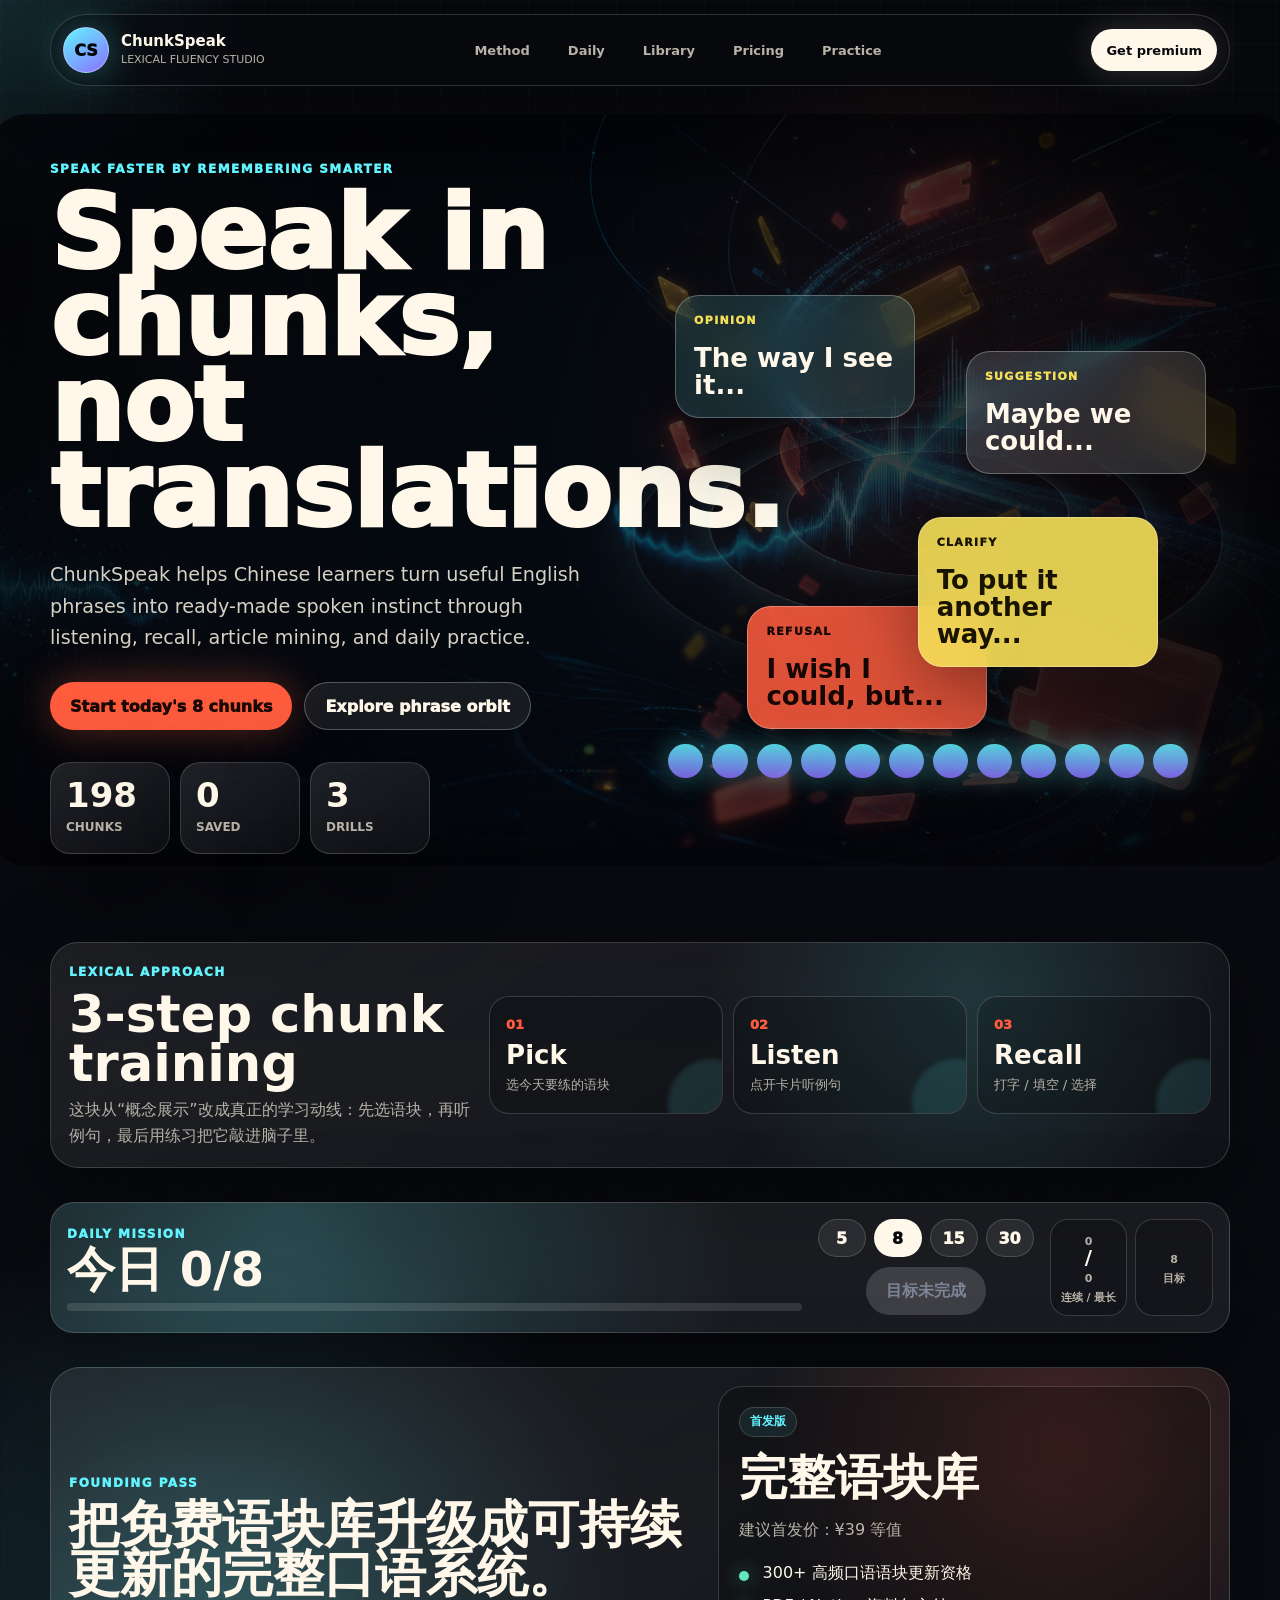
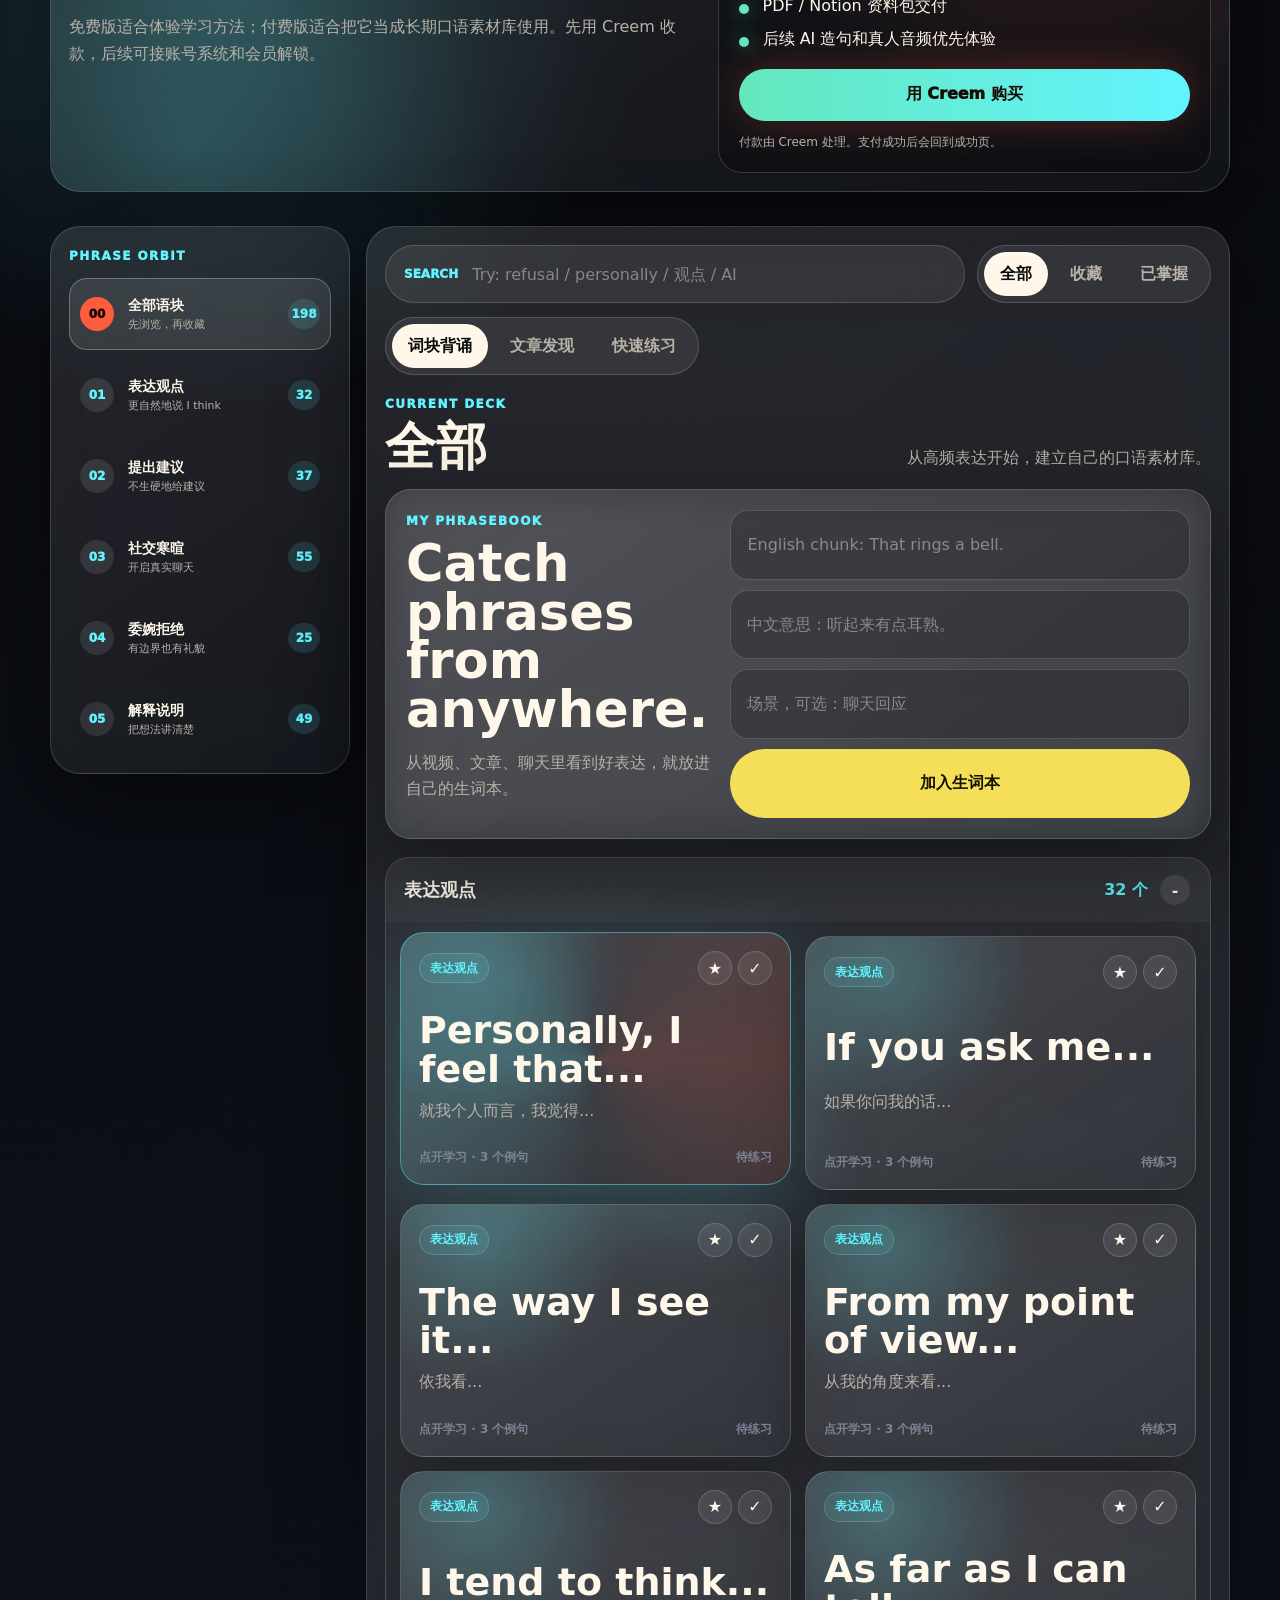
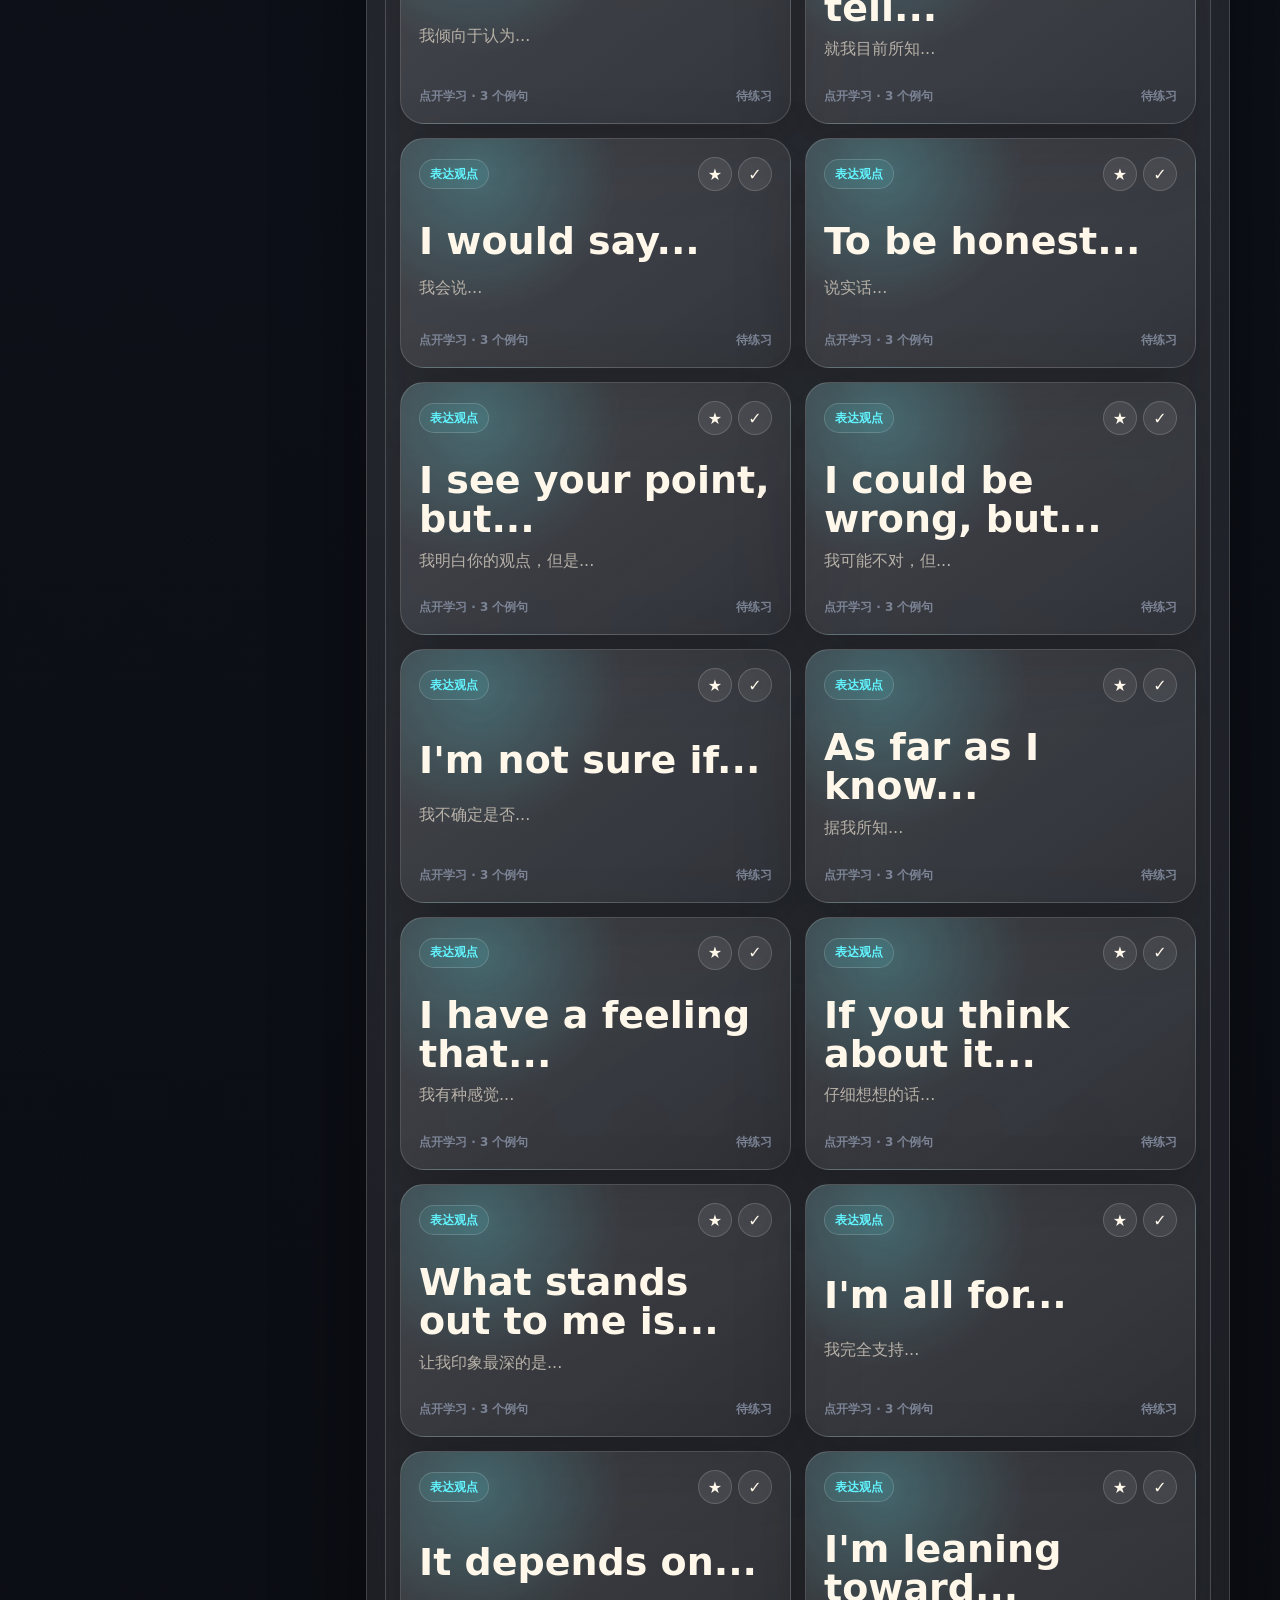
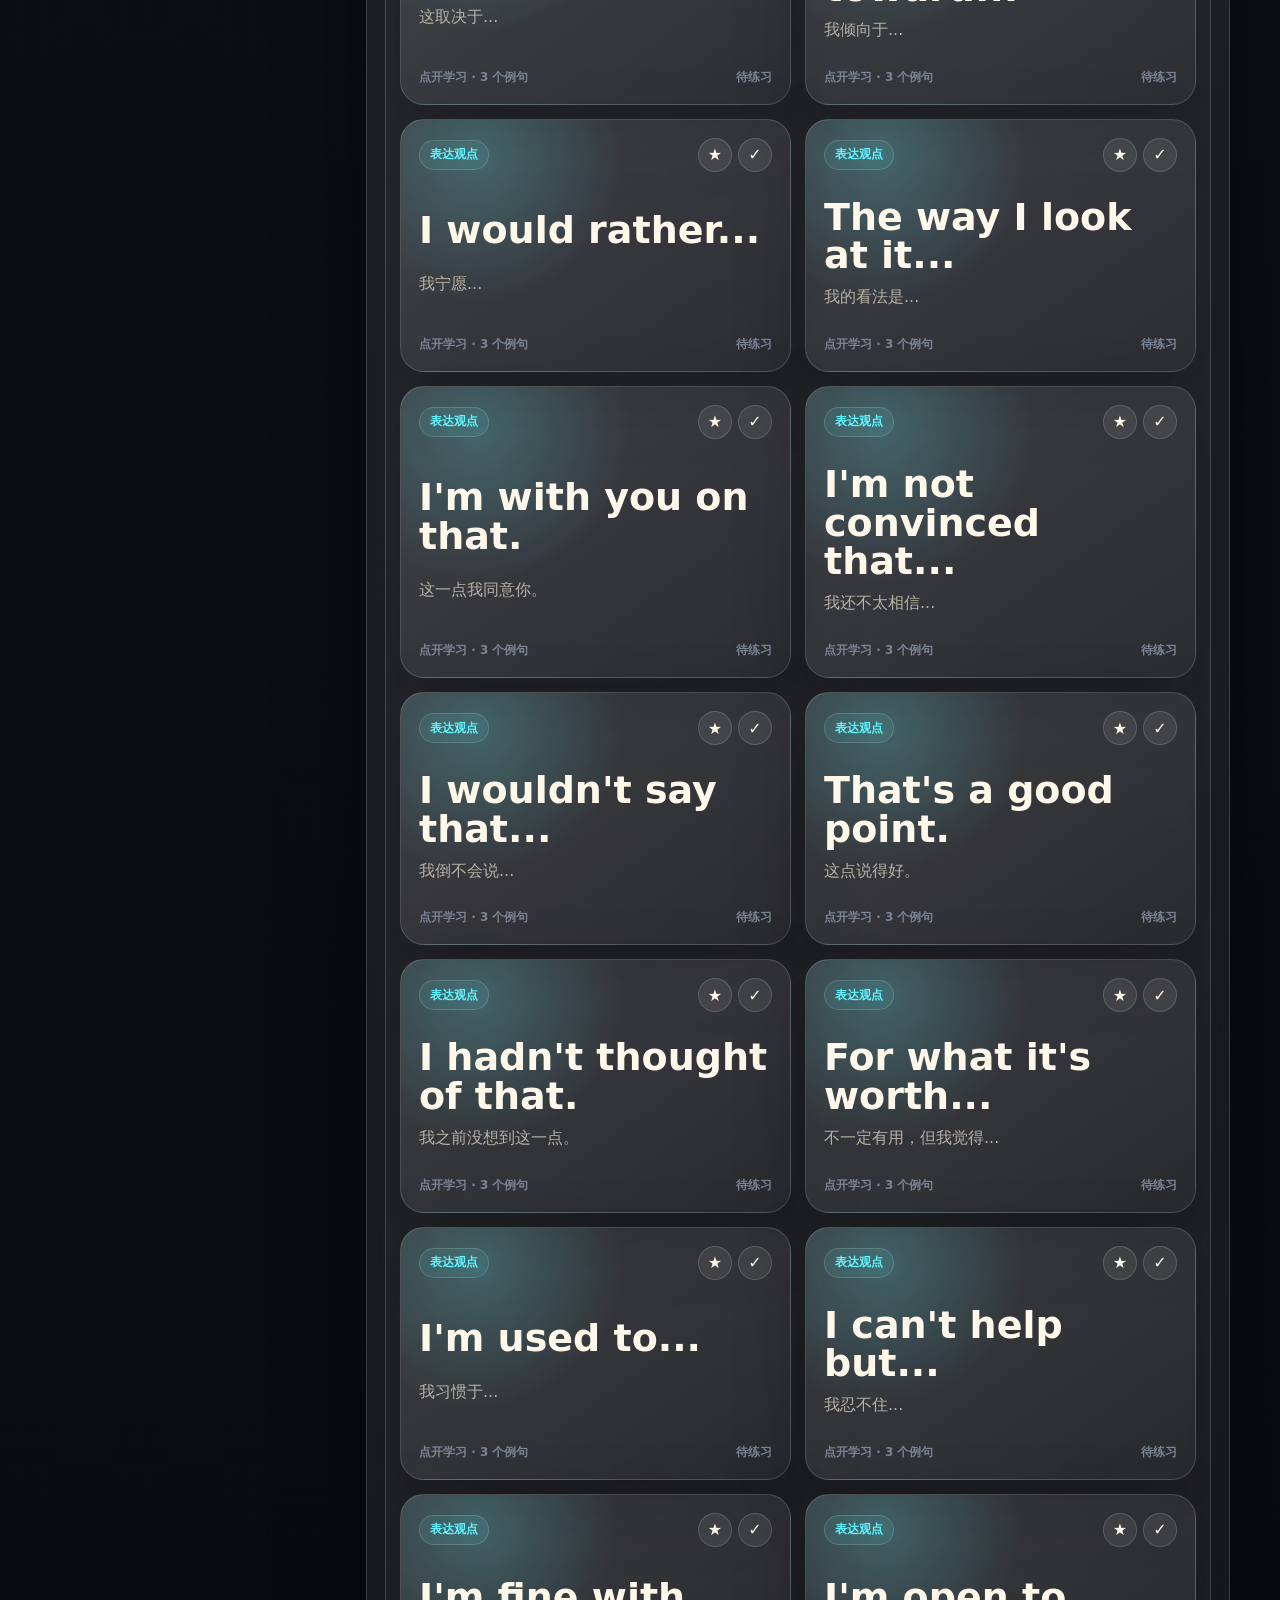
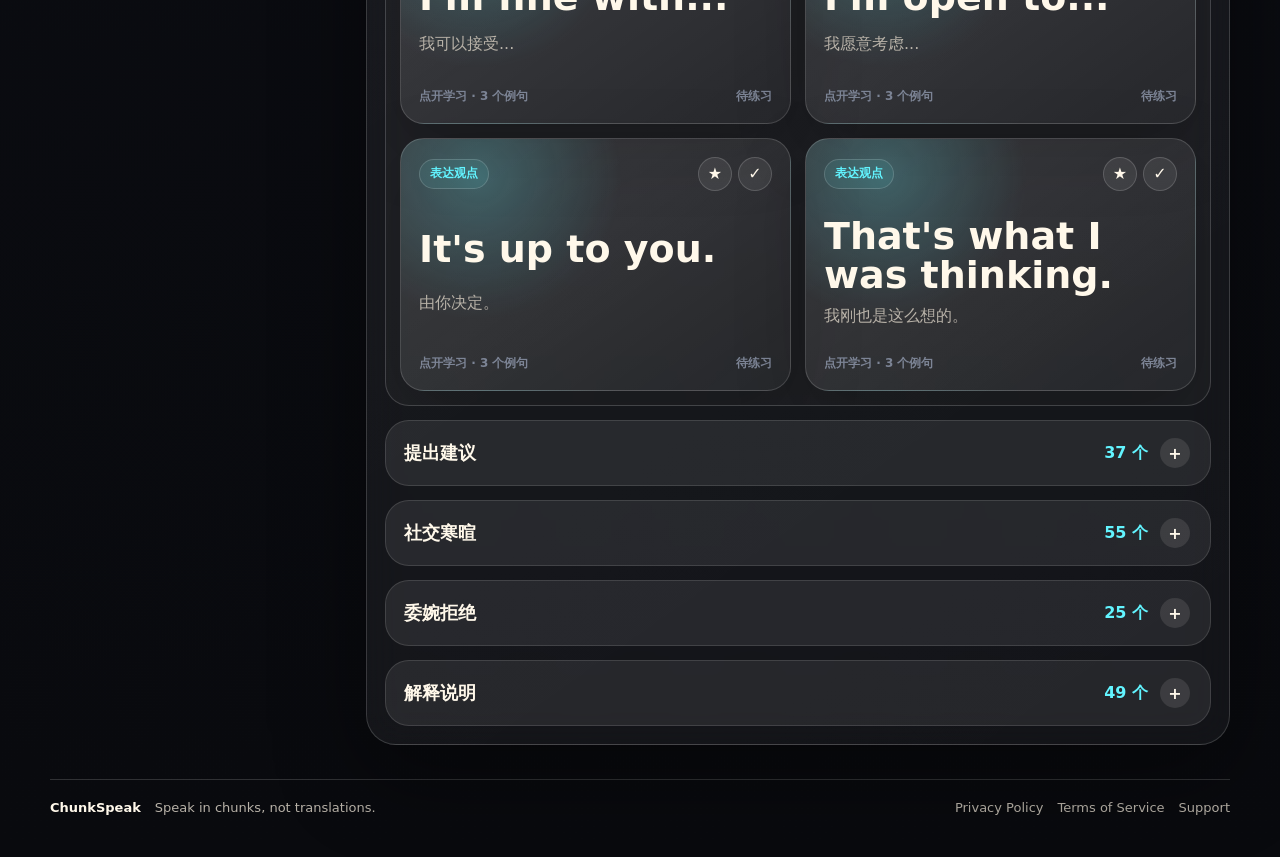
<file: index.html>
<!doctype html>
<html lang="zh-CN">
  <head>
    <meta charset="UTF-8" />
    <meta name="viewport" content="width=device-width, initial-scale=1.0" />
    <meta
      name="description"
      content="ChunkSpeak 是一个英语口语语块训练网站，帮助中文学习者用高频表达、场景例句、听读和练习把英语说成现成表达。"
    />
    <meta property="og:title" content="ChunkSpeak | Speak in chunks, not translations" />
    <meta
      property="og:description"
      content="用语块训练英语口语：收藏、跟读、文章发现、打字和填空练习。"
    />
    <meta property="og:type" content="website" />
    <title>ChunkSpeak | Speak in chunks, not translations</title>
    <link rel="stylesheet" href="./styles.css?v=compact-checkin" />
  </head>
  <body>
    <div class="cursor-glow" aria-hidden="true"></div>
    <div class="site-noise" aria-hidden="true"></div>

    <header class="site-header">
      <a class="brand" href="#top" aria-label="ChunkSpeak home">
        <span class="brand-mark">CS</span>
        <span>
          <strong>ChunkSpeak</strong>
          <small>Lexical fluency studio</small>
        </span>
      </a>
      <nav class="top-nav" aria-label="页面导航">
        <a href="#method">Method</a>
        <a href="#mission">Daily</a>
        <a href="#library">Library</a>
        <a href="#pricing">Pricing</a>
        <a href="#practice-module">Practice</a>
      </nav>
      <a class="header-cta" href="#pricing">Get premium</a>
    </header>

    <main id="top">
      <section class="hero-section">
        <div class="hero-bg" aria-hidden="true"></div>
        <div class="hero-copy reveal-on-scroll is-visible">
          <span class="eyebrow">Speak faster by remembering smarter</span>
          <h1>Speak in chunks, not translations.</h1>
          <p>
            ChunkSpeak helps Chinese learners turn useful English phrases into ready-made spoken
            instinct through listening, recall, article mining, and daily practice.
          </p>
          <div class="hero-actions">
            <a class="primary-action" href="#mission">Start today's 8 chunks</a>
            <a class="secondary-action" href="#library">Explore phrase orbit</a>
          </div>
          <div class="hero-metrics" aria-label="学习数据">
            <div>
              <strong id="total-count">0</strong>
              <span>chunks</span>
            </div>
            <div>
              <strong id="favorite-count">0</strong>
              <span>saved</span>
            </div>
            <div>
              <strong>3</strong>
              <span>drills</span>
            </div>
          </div>
        </div>

        <div class="hero-orbit reveal-on-scroll is-visible" aria-label="语块轨道展示">
          <div class="orbit-ring ring-one"></div>
          <div class="orbit-ring ring-two"></div>
          <div class="orbit-ring ring-three"></div>
          <article class="orbit-card orbit-card-a">
            <span>Opinion</span>
            <strong>The way I see it...</strong>
          </article>
          <article class="orbit-card orbit-card-b">
            <span>Suggestion</span>
            <strong>Maybe we could...</strong>
          </article>
          <article class="orbit-card orbit-card-c">
            <span>Refusal</span>
            <strong>I wish I could, but...</strong>
          </article>
          <article class="orbit-card orbit-card-d">
            <span>Clarify</span>
            <strong>To put it another way...</strong>
          </article>
          <div class="audio-stage" aria-hidden="true">
            <span></span><span></span><span></span><span></span><span></span><span></span>
            <span></span><span></span><span></span><span></span><span></span><span></span>
          </div>
        </div>
      </section>

      <section class="method-section reveal-on-scroll" id="method" aria-label="词块训练法">
        <div class="method-copy">
          <span class="eyebrow">Lexical Approach</span>
          <h2>3-step chunk training</h2>
          <p>这块从“概念展示”改成真正的学习动线：先选语块，再听例句，最后用练习把它敲进脑子里。</p>
        </div>
        <div class="method-flow">
          <a class="method-step" href="#library">
            <span>01</span>
            <strong>Pick</strong>
            <em>选今天要练的语块</em>
          </a>
          <a class="method-step" href="#library">
            <span>02</span>
            <strong>Listen</strong>
            <em>点开卡片听例句</em>
          </a>
          <a class="method-step" href="#practice-module">
            <span>03</span>
            <strong>Recall</strong>
            <em>打字 / 填空 / 选择</em>
          </a>
        </div>
      </section>

      <section class="mission-section reveal-on-scroll" id="mission" aria-label="每日打卡">
        <div class="mission-copy">
          <div class="mission-main">
            <span class="eyebrow">Daily Mission</span>
            <h2>今日 <span id="mastered-count">0</span>/<span id="daily-goal-text">8</span></h2>
            <p id="checkin-message">完成目标后打卡。</p>
            <div class="checkin-progress">
              <div class="checkin-progress-fill" id="checkin-progress-fill"></div>
            </div>
          </div>
          <div class="mission-actions">
            <div class="goal-picker" aria-label="选择每日目标">
              <button class="goal-chip" data-goal="5">5</button>
              <button class="goal-chip active" data-goal="8">8</button>
              <button class="goal-chip" data-goal="15">15</button>
              <button class="goal-chip" data-goal="30">30</button>
            </div>
            <button id="checkin-button" class="checkin-button">完成今日打卡</button>
          </div>
          <div class="mission-mini">
            <div>
              <strong><span id="streak-count">0</span>/<span id="best-streak-count">0</span></strong>
              <span>连续 / 最长</span>
            </div>
            <div>
              <strong><span id="mini-goal-count">8</span></strong>
              <span>目标</span>
            </div>
          </div>
          <div class="progress-track" aria-hidden="true">
            <div id="progress-fill" class="progress-fill"></div>
          </div>
          <div class="week-dots" id="week-dots" aria-label="最近七天打卡记录"></div>
        </div>
      </section>

      <section class="pricing-section reveal-on-scroll" id="pricing" aria-label="付费解锁">
        <div class="pricing-copy">
          <span class="eyebrow">Founding Pass</span>
          <h2>把免费语块库升级成可持续更新的完整口语系统。</h2>
          <p>
            免费版适合体验学习方法；付费版适合把它当成长期口语素材库使用。先用 Creem 收款，后续可接账号系统和会员解锁。
          </p>
        </div>
        <article class="pricing-card">
          <div class="price-head">
            <span class="pill">首发版</span>
            <strong>完整语块库</strong>
            <p>建议首发价：¥39 等值</p>
          </div>
          <ul class="premium-list">
            <li>300+ 高频口语语块更新资格</li>
            <li>PDF / Notion 资料包交付</li>
            <li>后续 AI 造句和真人音频优先体验</li>
          </ul>
          <button id="buy-premium" class="premium-button" type="button">用 Creem 购买</button>
          <small id="payment-note">配置 Creem payment link 后，这个按钮会直接跳转付款。</small>
        </article>
      </section>

      <section class="control-deck reveal-on-scroll" id="library" aria-label="学习控制台">
        <div class="category-rail">
          <span class="side-label">Phrase orbit</span>
          <nav class="nav-list" aria-label="语块分类">
            <button class="nav-item active" data-category="全部">
              <span class="nav-index">00</span>
              <span><strong>全部语块</strong><small>先浏览，再收藏</small></span>
              <em id="nav-count-all">0</em>
            </button>
            <button class="nav-item" data-category="表达观点">
              <span class="nav-index">01</span>
              <span><strong>表达观点</strong><small>更自然地说 I think</small></span>
              <em data-count="表达观点">0</em>
            </button>
            <button class="nav-item" data-category="提出建议">
              <span class="nav-index">02</span>
              <span><strong>提出建议</strong><small>不生硬地给建议</small></span>
              <em data-count="提出建议">0</em>
            </button>
            <button class="nav-item" data-category="社交寒暄">
              <span class="nav-index">03</span>
              <span><strong>社交寒暄</strong><small>开启真实聊天</small></span>
              <em data-count="社交寒暄">0</em>
            </button>
            <button class="nav-item" data-category="委婉拒绝">
              <span class="nav-index">04</span>
              <span><strong>委婉拒绝</strong><small>有边界也有礼貌</small></span>
              <em data-count="委婉拒绝">0</em>
            </button>
            <button class="nav-item" data-category="解释说明">
              <span class="nav-index">05</span>
              <span><strong>解释说明</strong><small>把想法讲清楚</small></span>
              <em data-count="解释说明">0</em>
            </button>
          </nav>
        </div>

        <div class="workspace">
          <section class="toolbar" aria-label="搜索和筛选">
            <label class="search-box">
              <span>Search</span>
              <input id="search-input" type="search" placeholder="Try: refusal / personally / 观点 / AI" />
            </label>
            <div class="mode-switch" role="group" aria-label="显示模式">
              <button class="mode-button active" data-view="all">全部</button>
              <button class="mode-button" data-view="favorites">收藏</button>
              <button class="mode-button" data-view="mastered">已掌握</button>
            </div>
          </section>

          <section class="module-tabs" aria-label="学习模块">
            <button class="module-tab active" data-module="library">词块背诵</button>
            <button class="module-tab" data-module="article">文章发现</button>
            <button class="module-tab" data-module="practice">快速练习</button>
          </section>

          <section class="module-view active" id="library-module">
            <section class="library-header">
              <div>
                <span class="eyebrow">Current deck</span>
                <h2 id="library-title">全部语块</h2>
              </div>
              <p id="library-subtitle">从高频表达开始，建立自己的口语素材库。</p>
            </section>

            <section class="custom-chunk-box reveal-on-scroll">
              <div>
                <span class="eyebrow">My Phrasebook</span>
                <h2>Catch phrases from anywhere.</h2>
                <p>从视频、文章、聊天里看到好表达，就放进自己的生词本。</p>
              </div>
              <div class="custom-form">
                <input id="custom-phrase" type="text" placeholder="English chunk: That rings a bell." />
                <input id="custom-meaning" type="text" placeholder="中文意思：听起来有点耳熟。" />
                <input id="custom-scene" type="text" placeholder="场景，可选：聊天回应" />
                <button id="add-custom-chunk">加入生词本</button>
              </div>
            </section>

            <section class="card-grid" id="card-grid" aria-live="polite"></section>
            <button class="load-more-btn" id="loadMore" type="button">加载更多语块</button>
          </section>

          <section class="module-view" id="article-module">
            <section class="article-workbench">
              <div class="article-input-panel">
                <span class="eyebrow">Article Mining</span>
                <h2>Scan text like a phrase radar.</h2>
                <p>粘贴英文文章，系统会标出已收录词块。你也可以选中任意短语，加入自己的生词本。</p>
                <textarea id="article-input" placeholder="Paste an English article here...">To be honest, learning English feels easier when you notice chunks. From my point of view, you don't need perfect grammar to start speaking. The point is, practice matters more than memorizing rules.</textarea>
                <div class="article-actions">
                  <button id="scan-article">扫描词块</button>
                  <button id="save-selection">把选中文本加入生词本</button>
                </div>
              </div>
              <div class="article-output-panel">
                <span class="eyebrow">Found Chunks</span>
                <div id="article-results" class="article-results"></div>
              </div>
            </section>
          </section>

          <section class="module-view" id="practice-module">
            <section class="practice-lab">
              <div class="practice-lab-head">
                <span class="eyebrow">Quick Practice</span>
                <h2>Make the phrase fire before your brain starts translating.</h2>
                <p>从收藏、已掌握和自定义词块里出题；如果还没有记录，就先用默认词块练。</p>
              </div>
              <div class="practice-mode-switch">
                <button class="practice-mode active" data-practice-mode="type">打字敲击</button>
                <button class="practice-mode" data-practice-mode="blank">填空练习</button>
                <button class="practice-mode" data-practice-mode="choice">中英选择</button>
              </div>
              <div class="quiz-card">
                <div>
                  <span id="quiz-label" class="pill">打字敲击</span>
                  <h3 id="quiz-prompt">点击开始练习</h3>
                  <p id="quiz-hint">系统会从你的词块库里抽题。</p>
                </div>
                <div id="quiz-options" class="quiz-options"></div>
                <div class="quiz-answer-row">
                  <input id="quiz-answer" type="text" placeholder="在这里输入答案" />
                  <button id="check-answer">检查</button>
                  <button id="next-question">下一题</button>
                </div>
                <p id="quiz-feedback" class="quiz-feedback">准备好后点击“下一题”。</p>
              </div>
            </section>
          </section>
        </div>
      </section>
    </main>

    <footer class="site-footer">
      <div>
        <strong>ChunkSpeak</strong>
        <span>Speak in chunks, not translations.</span>
      </div>
      <nav aria-label="Legal links">
        <a href="./privacy.html">Privacy Policy</a>
        <a href="./terms.html">Terms of Service</a>
        <a href="https://github.com/fanxing981026-commits/chunkspeak/issues" target="_blank" rel="noreferrer">
          Support
        </a>
      </nav>
    </footer>

    <div class="study-modal" id="study-modal" aria-hidden="true">
      <button class="modal-backdrop" id="modal-backdrop" aria-label="关闭学习面板"></button>
      <article class="study-panel" role="dialog" aria-modal="true" aria-labelledby="detail-title">
        <header class="study-panel-head">
          <div>
            <span id="detail-category" class="pill">表达观点</span>
            <h2 id="detail-title">Personally, I feel that...</h2>
            <p id="detail-meaning">就我个人而言</p>
          </div>
          <div class="panel-actions">
            <button id="speak-main" class="round-button" aria-label="播放语块">
              <span class="play-icon"></span>
            </button>
            <button id="close-modal" class="close-button" aria-label="关闭">×</button>
          </div>
        </header>

        <div class="panel-scroll">
          <section class="detail-section">
            <span class="section-label">场景使用指引</span>
            <p id="detail-scene"></p>
            <p id="detail-tone"></p>
          </section>

          <section class="detail-section">
            <span class="section-label">词块观察</span>
            <div class="chunk-lens" id="chunk-lens"></div>
          </section>

          <section class="detail-section">
            <span class="section-label">母语者常用例句</span>
            <div id="examples-list" class="examples-list"></div>
          </section>

          <section class="practice-box">
            <span class="section-label">免费句库练习</span>
            <p id="practice-tip"></p>
            <div class="practice-steps">
              <div><strong>1</strong><span>输入关键词或场景</span></div>
              <div><strong>2</strong><span>匹配现成高质量例句</span></div>
              <div><strong>3</strong><span>替换关键词并跟读</span></div>
            </div>
            <div class="practice-format">
              <strong>不消耗 AI 额度：</strong>
              <span>输入：工作 / AI / 休息 / 拒绝 / 观点</span>
              <em>系统会从内置句库里找适合当前词块的练习句。</em>
            </div>
            <div class="sample-row" aria-label="练习示范">
              <button class="sample-chip" data-sample="工作">工作</button>
              <button class="sample-chip" data-sample="AI">AI</button>
              <button class="sample-chip" data-sample="休息">休息</button>
              <button class="sample-chip" data-sample="拒绝">拒绝</button>
            </div>
            <div class="practice-row">
              <input
                id="practice-input"
                type="text"
                placeholder="输入关键词或场景，例如：工作、AI、休息、拒绝"
              />
              <button id="practice-button">找例句</button>
            </div>
            <p id="practice-output" class="practice-output">
              输入关键词后，会从免费句库里推荐适合当前词块的练习句。
            </p>
          </section>
        </div>
      </article>
    </div>

    <button id="backToTop" type="button" aria-label="回到顶部">↑</button>
    <script src="./app.js"></script>
  </body>
</html>
</file>
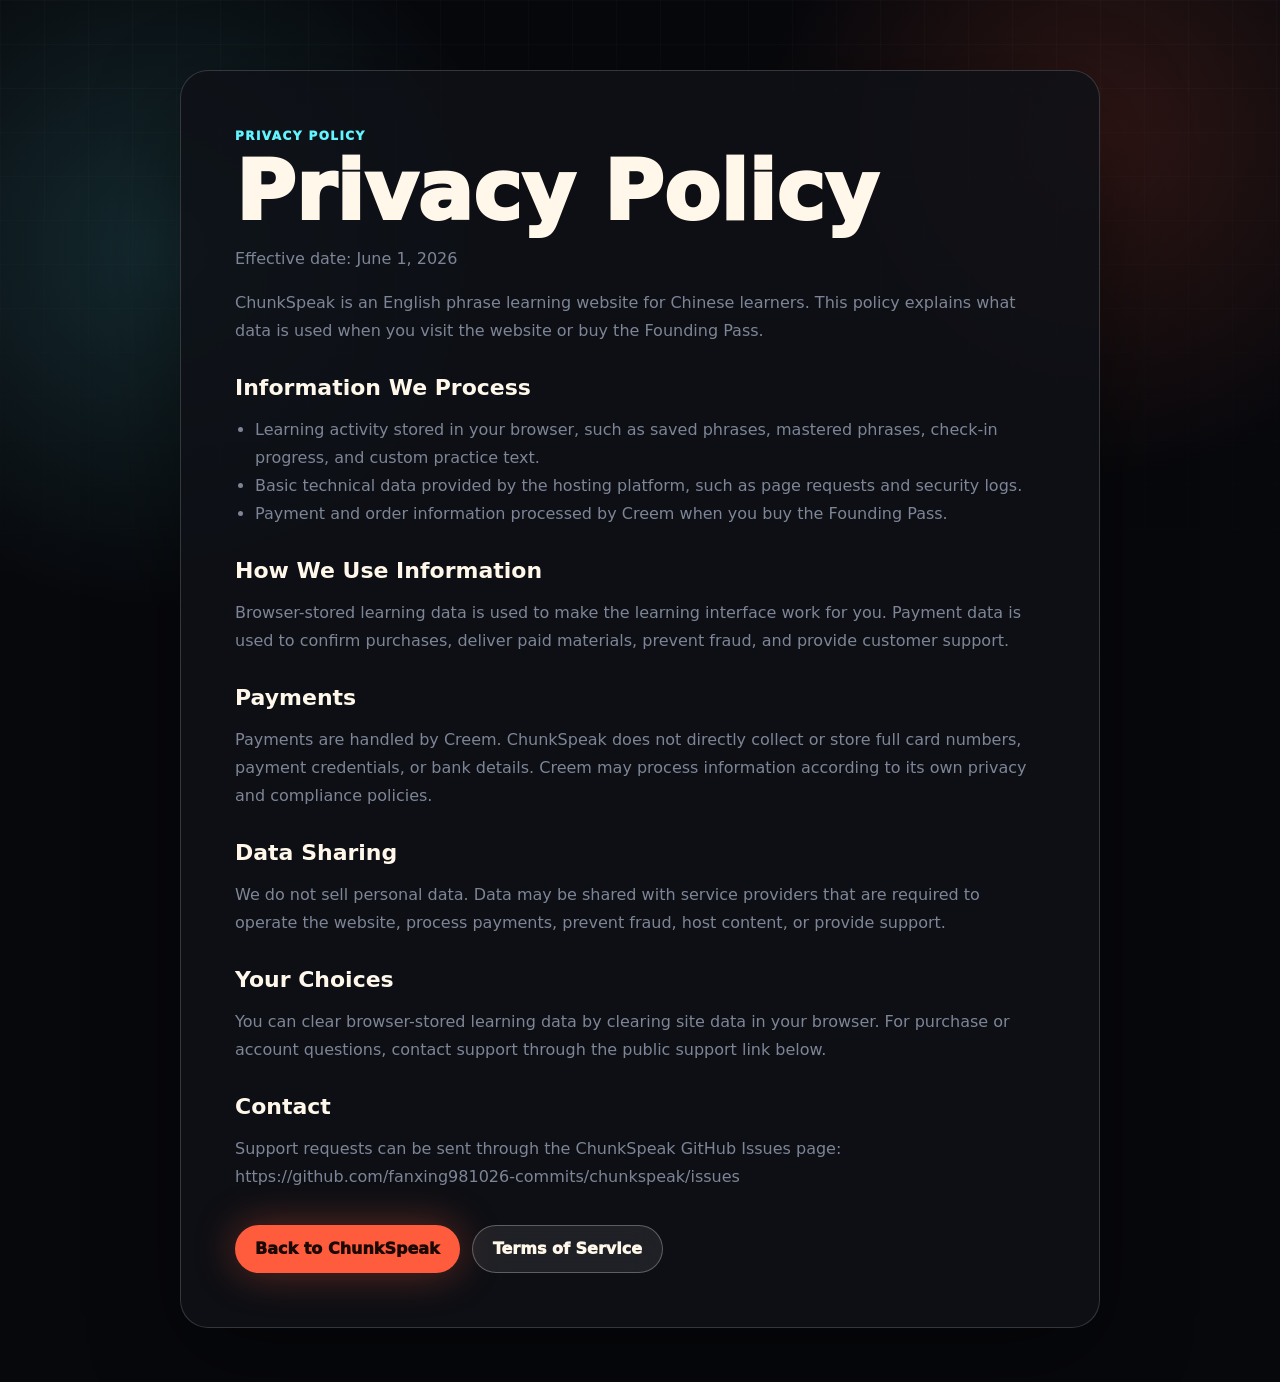
<file: privacy.html>
<!doctype html>
<html lang="en">
  <head>
    <meta charset="UTF-8" />
    <meta name="viewport" content="width=device-width, initial-scale=1.0" />
    <title>Privacy Policy | ChunkSpeak</title>
    <link rel="stylesheet" href="./styles.css?v=legal" />
  </head>
  <body class="legal-page">
    <div class="site-noise" aria-hidden="true"></div>
    <main class="legal-shell">
      <article class="legal-card">
        <span class="eyebrow">Privacy Policy</span>
        <h1>Privacy Policy</h1>
        <p>Effective date: June 1, 2026</p>
        <p>
          ChunkSpeak is an English phrase learning website for Chinese learners. This policy explains what data is used when you visit the website or buy the Founding Pass.
        </p>

        <h2>Information We Process</h2>
        <ul>
          <li>Learning activity stored in your browser, such as saved phrases, mastered phrases, check-in progress, and custom practice text.</li>
          <li>Basic technical data provided by the hosting platform, such as page requests and security logs.</li>
          <li>Payment and order information processed by Creem when you buy the Founding Pass.</li>
        </ul>

        <h2>How We Use Information</h2>
        <p>
          Browser-stored learning data is used to make the learning interface work for you. Payment data is used to confirm purchases, deliver paid materials, prevent fraud, and provide customer support.
        </p>

        <h2>Payments</h2>
        <p>
          Payments are handled by Creem. ChunkSpeak does not directly collect or store full card numbers, payment credentials, or bank details. Creem may process information according to its own privacy and compliance policies.
        </p>

        <h2>Data Sharing</h2>
        <p>
          We do not sell personal data. Data may be shared with service providers that are required to operate the website, process payments, prevent fraud, host content, or provide support.
        </p>

        <h2>Your Choices</h2>
        <p>
          You can clear browser-stored learning data by clearing site data in your browser. For purchase or account questions, contact support through the public support link below.
        </p>

        <h2>Contact</h2>
        <p>
          Support requests can be sent through the ChunkSpeak GitHub Issues page:
          <a href="https://github.com/fanxing981026-commits/chunkspeak/issues">https://github.com/fanxing981026-commits/chunkspeak/issues</a>
        </p>

        <div class="legal-actions">
          <a class="primary-action" href="./index.html">Back to ChunkSpeak</a>
          <a class="secondary-action" href="./terms.html">Terms of Service</a>
        </div>
      </article>
    </main>
  </body>
</html>
</file>
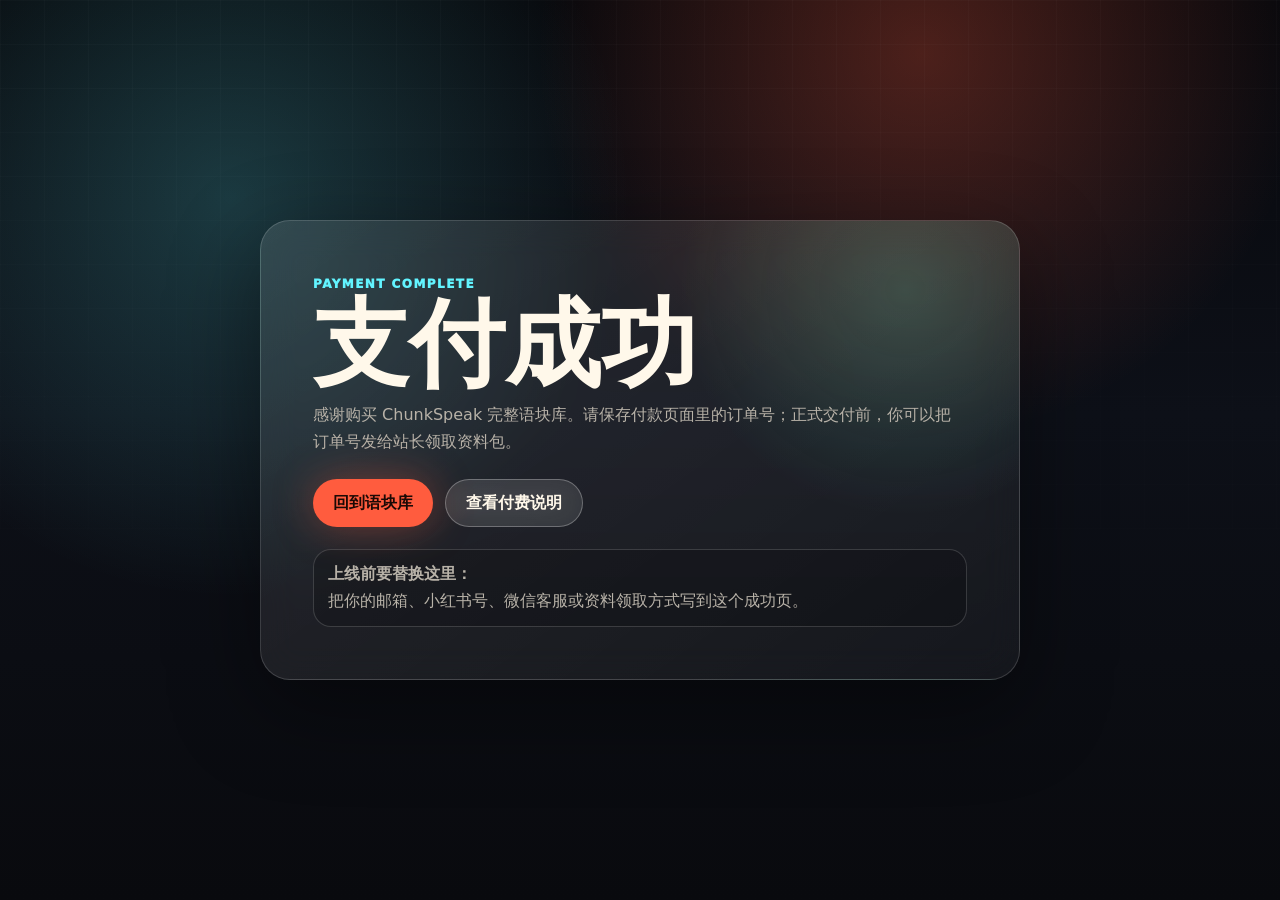
<file: success.html>
<!doctype html>
<html lang="zh-CN">
  <head>
    <meta charset="UTF-8" />
    <meta name="viewport" content="width=device-width, initial-scale=1.0" />
    <meta name="robots" content="noindex" />
    <title>支付成功 | ChunkSpeak</title>
    <link rel="stylesheet" href="./styles.css?v=compact-checkin" />
  </head>
  <body class="success-page">
    <div class="site-noise" aria-hidden="true"></div>
    <main class="success-shell">
      <section class="success-card">
        <span class="eyebrow">Payment Complete</span>
        <h1>支付成功</h1>
        <p>
          感谢购买 ChunkSpeak 完整语块库。请保存付款页面里的订单号；正式交付前，你可以把订单号发给站长领取资料包。
        </p>
        <div class="success-actions">
          <a class="primary-action" href="./index.html#library">回到语块库</a>
          <a class="secondary-action" href="./index.html#pricing">查看付费说明</a>
        </div>
        <div class="success-note">
          <strong>上线前要替换这里：</strong>
          <span>把你的邮箱、小红书号、微信客服或资料领取方式写到这个成功页。</span>
        </div>
      </section>
    </main>
  </body>
</html>
</file>
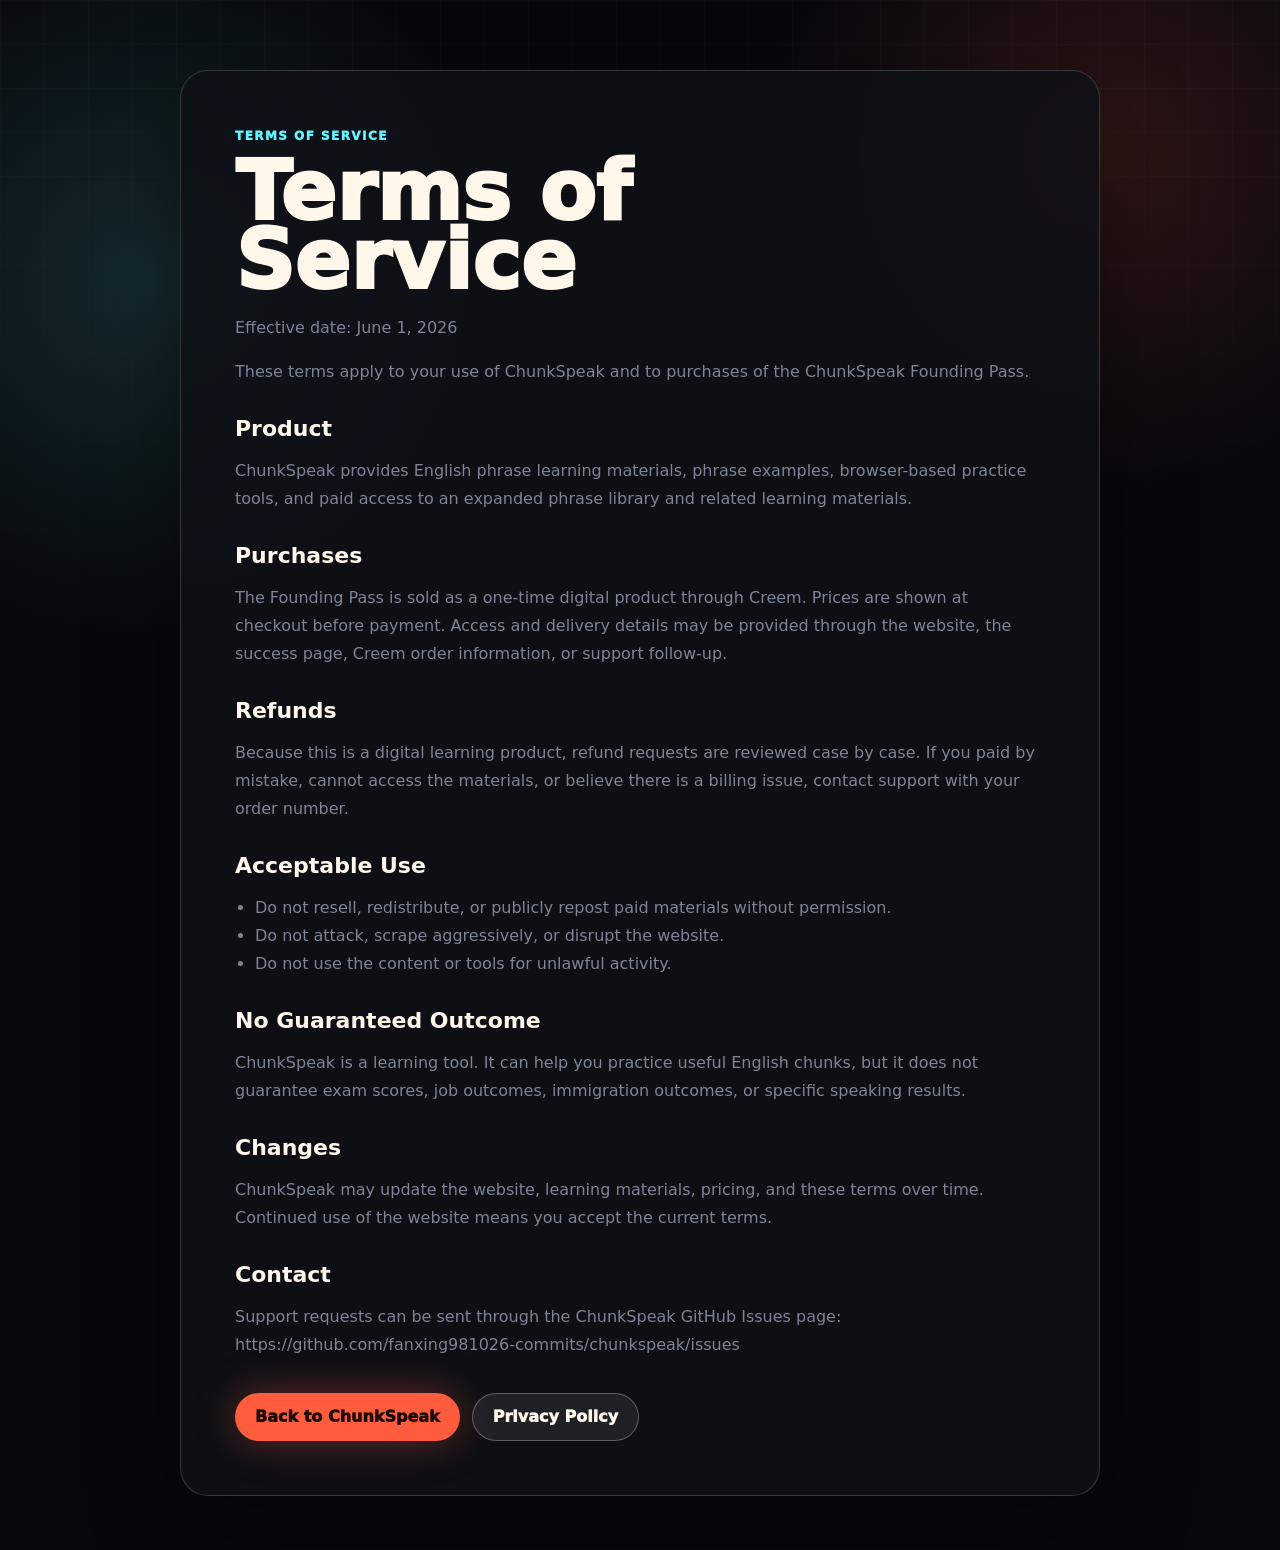
<file: terms.html>
<!doctype html>
<html lang="en">
  <head>
    <meta charset="UTF-8" />
    <meta name="viewport" content="width=device-width, initial-scale=1.0" />
    <title>Terms of Service | ChunkSpeak</title>
    <link rel="stylesheet" href="./styles.css?v=legal" />
  </head>
  <body class="legal-page">
    <div class="site-noise" aria-hidden="true"></div>
    <main class="legal-shell">
      <article class="legal-card">
        <span class="eyebrow">Terms of Service</span>
        <h1>Terms of Service</h1>
        <p>Effective date: June 1, 2026</p>
        <p>
          These terms apply to your use of ChunkSpeak and to purchases of the ChunkSpeak Founding Pass.
        </p>

        <h2>Product</h2>
        <p>
          ChunkSpeak provides English phrase learning materials, phrase examples, browser-based practice tools, and paid access to an expanded phrase library and related learning materials.
        </p>

        <h2>Purchases</h2>
        <p>
          The Founding Pass is sold as a one-time digital product through Creem. Prices are shown at checkout before payment. Access and delivery details may be provided through the website, the success page, Creem order information, or support follow-up.
        </p>

        <h2>Refunds</h2>
        <p>
          Because this is a digital learning product, refund requests are reviewed case by case. If you paid by mistake, cannot access the materials, or believe there is a billing issue, contact support with your order number.
        </p>

        <h2>Acceptable Use</h2>
        <ul>
          <li>Do not resell, redistribute, or publicly repost paid materials without permission.</li>
          <li>Do not attack, scrape aggressively, or disrupt the website.</li>
          <li>Do not use the content or tools for unlawful activity.</li>
        </ul>

        <h2>No Guaranteed Outcome</h2>
        <p>
          ChunkSpeak is a learning tool. It can help you practice useful English chunks, but it does not guarantee exam scores, job outcomes, immigration outcomes, or specific speaking results.
        </p>

        <h2>Changes</h2>
        <p>
          ChunkSpeak may update the website, learning materials, pricing, and these terms over time. Continued use of the website means you accept the current terms.
        </p>

        <h2>Contact</h2>
        <p>
          Support requests can be sent through the ChunkSpeak GitHub Issues page:
          <a href="https://github.com/fanxing981026-commits/chunkspeak/issues">https://github.com/fanxing981026-commits/chunkspeak/issues</a>
        </p>

        <div class="legal-actions">
          <a class="primary-action" href="./index.html">Back to ChunkSpeak</a>
          <a class="secondary-action" href="./privacy.html">Privacy Policy</a>
        </div>
      </article>
    </main>
  </body>
</html>
</file>
<file: styles.css>
:root {
  --bg: #07080c;
  --bg-2: #10131a;
  --panel: rgba(255, 255, 255, 0.075);
  --panel-strong: rgba(255, 255, 255, 0.13);
  --line: rgba(255, 255, 255, 0.16);
  --line-strong: rgba(255, 255, 255, 0.28);
  --ink: #fff8ea;
  --muted: #b8b2a8;
  --soft: #7d8596;
  --cyan: #62f4ff;
  --coral: #ff5c3e;
  --yellow: #f6df58;
  --violet: #8b70ff;
  --green: #64e7bd;
  --shadow: 0 28px 90px rgba(0, 0, 0, 0.42);
  --radius: 22px;
}

* {
  box-sizing: border-box;
}

html {
  scroll-behavior: smooth;
}

body {
  margin: 0;
  min-height: 100vh;
  overflow-x: hidden;
  background:
    radial-gradient(circle at 72% 6%, rgba(255, 92, 62, 0.28), transparent 24rem),
    radial-gradient(circle at 18% 22%, rgba(98, 244, 255, 0.2), transparent 25rem),
    linear-gradient(180deg, #07080c 0%, #0d1018 46%, #090a0e 100%);
  color: var(--ink);
  font-family:
    Inter, ui-sans-serif, system-ui, -apple-system, BlinkMacSystemFont, "Segoe UI",
    "PingFang SC", "Microsoft YaHei", sans-serif;
}

body.modal-open {
  overflow: hidden;
}

button,
input,
textarea {
  font: inherit;
}

button,
a {
  -webkit-tap-highlight-color: transparent;
}

button {
  cursor: pointer;
}

a {
  color: inherit;
  text-decoration: none;
}

.site-noise {
  position: fixed;
  inset: 0;
  z-index: -2;
  pointer-events: none;
  opacity: 0.42;
  background-image:
    linear-gradient(90deg, rgba(255, 255, 255, 0.05) 1px, transparent 1px),
    linear-gradient(rgba(255, 255, 255, 0.05) 1px, transparent 1px);
  background-size: 44px 44px;
  mask-image: linear-gradient(180deg, #000, transparent 90%);
}

.cursor-glow {
  position: fixed;
  left: 0;
  top: 0;
  z-index: -1;
  width: 34rem;
  height: 34rem;
  border-radius: 50%;
  background: radial-gradient(circle, rgba(98, 244, 255, 0.18), transparent 66%);
  transform: translate3d(-50%, -50%, 0);
  pointer-events: none;
  opacity: 0.8;
  transition: opacity 180ms ease;
}

.site-header {
  position: sticky;
  top: 0;
  z-index: 20;
  display: grid;
  grid-template-columns: auto 1fr auto;
  align-items: center;
  gap: 18px;
  width: min(1180px, calc(100% - 32px));
  min-height: 72px;
  margin: 14px auto 0;
  padding: 10px 12px;
  border: 1px solid var(--line);
  border-radius: 999px;
  background: rgba(8, 10, 14, 0.68);
  box-shadow: 0 18px 70px rgba(0, 0, 0, 0.28);
  backdrop-filter: blur(22px);
}

.brand {
  display: inline-flex;
  align-items: center;
  gap: 12px;
}

.brand-mark {
  display: grid;
  place-items: center;
  width: 46px;
  height: 46px;
  border: 1px solid rgba(255, 255, 255, 0.34);
  border-radius: 50%;
  background: linear-gradient(145deg, var(--cyan), var(--violet));
  color: #05070a;
  font-weight: 950;
  box-shadow: 0 0 38px rgba(98, 244, 255, 0.36);
}

.brand strong,
.brand small {
  display: block;
}

.brand strong {
  font-size: 15px;
  line-height: 1;
}

.brand small {
  margin-top: 4px;
  color: var(--muted);
  font-size: 11px;
  text-transform: uppercase;
}

.top-nav {
  display: flex;
  justify-content: center;
  gap: 8px;
}

.top-nav a,
.header-cta {
  min-height: 42px;
  display: inline-flex;
  align-items: center;
  justify-content: center;
  border-radius: 999px;
  padding: 0 15px;
  color: var(--muted);
  font-size: 13px;
  font-weight: 850;
}

.top-nav a:hover {
  background: rgba(255, 255, 255, 0.08);
  color: var(--ink);
}

.header-cta {
  background: var(--ink);
  color: #08090d;
  box-shadow: 0 0 34px rgba(255, 248, 234, 0.18);
}

main {
  width: min(1180px, calc(100% - 32px));
  margin: 0 auto;
}

.site-footer {
  width: min(1180px, calc(100% - 32px));
  margin: 34px auto 42px;
  padding: 20px 0 0;
  display: flex;
  justify-content: space-between;
  gap: 18px;
  border-top: 1px solid var(--line);
  color: var(--muted);
  font-size: 13px;
}

.site-footer div,
.site-footer nav {
  display: flex;
  align-items: center;
  gap: 14px;
  flex-wrap: wrap;
}

.site-footer strong {
  color: var(--ink);
}

.site-footer a {
  color: var(--muted);
  text-decoration: none;
}

.site-footer a:hover {
  color: var(--ink);
}

.legal-page {
  min-height: 100vh;
  background:
    radial-gradient(circle at 12% 18%, rgba(98, 244, 255, 0.14), transparent 360px),
    radial-gradient(circle at 86% 10%, rgba(255, 92, 62, 0.16), transparent 340px),
    var(--bg);
}

.legal-shell {
  width: min(920px, calc(100% - 32px));
  margin: 0 auto;
  padding: 70px 0 54px;
}

.legal-card {
  border: 1px solid var(--line);
  border-radius: 28px;
  padding: clamp(24px, 5vw, 54px);
  background: rgba(15, 17, 23, 0.84);
  box-shadow: var(--shadow);
}

.legal-card h1 {
  margin-bottom: 18px;
  font-size: clamp(42px, 7vw, 82px);
}

.legal-card h2 {
  margin: 30px 0 10px;
  font-size: 22px;
}

.legal-card p,
.legal-card li {
  color: var(--soft);
  line-height: 1.75;
}

.legal-card ul {
  padding-left: 20px;
}

.legal-actions {
  margin-top: 34px;
  display: flex;
  gap: 12px;
  flex-wrap: wrap;
}

.hero-section {
  position: relative;
  display: grid;
  grid-template-columns: minmax(0, 0.9fr) minmax(420px, 1fr);
  gap: 34px;
  align-items: center;
  min-height: calc(100vh - 88px);
  padding: 72px 0 54px;
}

.hero-bg {
  position: absolute;
  inset: 28px -5vw 42px;
  z-index: -1;
  border-radius: 42px;
  background:
    linear-gradient(90deg, rgba(7, 8, 12, 0.82) 0%, rgba(7, 8, 12, 0.52) 48%, rgba(7, 8, 12, 0.9) 100%),
    url("./assets/hero-speech-orbit.png") center / cover;
  box-shadow: inset 0 0 120px rgba(0, 0, 0, 0.64);
  opacity: 0.72;
}

.eyebrow,
.side-label,
.section-label {
  color: var(--cyan);
  font-size: 12px;
  font-weight: 950;
  letter-spacing: 0.12em;
  text-transform: uppercase;
}

h1,
h2,
h3,
p {
  letter-spacing: 0;
}

h1 {
  max-width: 690px;
  margin: 14px 0 0;
  font-size: clamp(54px, 8vw, 116px);
  line-height: 0.84;
  font-weight: 950;
}

.hero-copy p {
  max-width: 620px;
  margin: 24px 0 0;
  color: #d7d0c4;
  font-size: clamp(16px, 1.5vw, 20px);
  line-height: 1.65;
}

.hero-actions {
  display: flex;
  flex-wrap: wrap;
  gap: 12px;
  margin-top: 28px;
}

.primary-action,
.secondary-action,
.checkin-button,
.custom-form button,
.article-actions button,
.quiz-answer-row button,
.practice-row button,
.load-more-btn {
  min-height: 48px;
  border: 0;
  border-radius: 999px;
  padding: 0 20px;
  font-weight: 950;
}

.primary-action {
  display: inline-flex;
  align-items: center;
  background: var(--coral);
  color: #1b0905;
  box-shadow: 0 0 42px rgba(255, 92, 62, 0.36);
}

.secondary-action {
  display: inline-flex;
  align-items: center;
  border: 1px solid var(--line-strong);
  color: var(--ink);
  background: rgba(255, 255, 255, 0.08);
  backdrop-filter: blur(16px);
}

.hero-metrics {
  display: grid;
  grid-template-columns: repeat(3, minmax(0, 120px));
  gap: 10px;
  margin-top: 32px;
}

.hero-metrics div,
.mission-stats div,
.checkin-main,
.mission-control,
.category-rail,
.workspace,
.custom-chunk-box,
.article-workbench,
.practice-lab,
.study-panel {
  border: 1px solid var(--line);
  background: linear-gradient(145deg, rgba(255, 255, 255, 0.11), rgba(255, 255, 255, 0.045));
  box-shadow: var(--shadow);
  backdrop-filter: blur(20px);
}

.hero-metrics div {
  min-height: 92px;
  border-radius: 20px;
  padding: 15px;
}

.hero-metrics strong,
.hero-metrics span {
  display: block;
}

.hero-metrics strong {
  font-size: 34px;
  line-height: 1;
}

.hero-metrics span {
  margin-top: 8px;
  color: var(--muted);
  font-size: 12px;
  font-weight: 850;
  text-transform: uppercase;
}

.hero-orbit {
  position: relative;
  min-height: 620px;
  perspective: 1000px;
}

.orbit-ring {
  position: absolute;
  left: 50%;
  top: 50%;
  border: 1px solid rgba(255, 255, 255, 0.2);
  border-radius: 50%;
  transform: translate(-50%, -50%) rotateX(64deg) rotateZ(-18deg);
  box-shadow: 0 0 42px rgba(98, 244, 255, 0.12);
}

.ring-one {
  width: 280px;
  height: 280px;
  animation: orbit-spin 16s linear infinite;
}

.ring-two {
  width: 430px;
  height: 430px;
  transform: translate(-50%, -50%) rotateX(64deg) rotateZ(20deg);
  animation: orbit-spin 24s linear reverse infinite;
}

.ring-three {
  width: 570px;
  height: 570px;
  opacity: 0.55;
  animation: orbit-spin 36s linear infinite;
}

.orbit-card {
  position: absolute;
  width: min(240px, 45vw);
  padding: 18px;
  border: 1px solid var(--line-strong);
  border-radius: 24px;
  background: rgba(255, 255, 255, 0.12);
  box-shadow: 0 24px 80px rgba(0, 0, 0, 0.42);
  backdrop-filter: blur(22px);
  transform-style: preserve-3d;
  animation: card-float 6s ease-in-out infinite;
}

.orbit-card span {
  display: block;
  color: var(--yellow);
  font-size: 11px;
  font-weight: 950;
  letter-spacing: 0.12em;
  text-transform: uppercase;
}

.orbit-card strong {
  display: block;
  margin-top: 18px;
  font-size: 26px;
  line-height: 1.04;
}

.orbit-card-a {
  left: 8%;
  top: 16%;
  background: rgba(98, 244, 255, 0.13);
}

.orbit-card-b {
  right: 4%;
  top: 25%;
  animation-delay: -1.5s;
}

.orbit-card-c {
  left: 20%;
  bottom: 14%;
  background: rgba(255, 92, 62, 0.86);
  color: #160604;
  animation-delay: -3s;
}

.orbit-card-c span {
  color: #160604;
}

.orbit-card-d {
  right: 12%;
  bottom: 24%;
  background: rgba(246, 223, 88, 0.9);
  color: #191400;
  animation-delay: -4.5s;
}

.orbit-card-d span {
  color: #191400;
}

.audio-stage {
  position: absolute;
  left: 50%;
  bottom: 38px;
  display: flex;
  align-items: end;
  gap: 9px;
  width: min(520px, 92%);
  height: 120px;
  transform: translateX(-50%);
  opacity: 0.86;
}

.audio-stage span {
  flex: 1;
  min-width: 5px;
  height: 34px;
  border-radius: 999px;
  background: linear-gradient(180deg, var(--cyan), var(--violet));
  box-shadow: 0 0 28px rgba(98, 244, 255, 0.48);
  animation: equalize 1.35s ease-in-out infinite;
}

.audio-stage span:nth-child(2n) {
  animation-delay: -0.35s;
}

.audio-stage span:nth-child(3n) {
  animation-delay: -0.75s;
}

.method-section,
.mission-section,
.pricing-section,
.control-deck {
  margin: 34px 0;
}

.method-section {
  display: grid;
  grid-template-columns: minmax(260px, 0.72fr) minmax(0, 1.28fr);
  gap: 14px;
  align-items: center;
  border: 1px solid var(--line);
  border-radius: 28px;
  padding: 18px;
  background:
    radial-gradient(circle at 78% 22%, rgba(98, 244, 255, 0.14), transparent 28%),
    linear-gradient(145deg, rgba(255, 255, 255, 0.085), rgba(255, 255, 255, 0.035));
  box-shadow: var(--shadow);
  backdrop-filter: blur(18px);
}

.method-section h2,
.mission-copy h2,
.library-header h2,
.custom-chunk-box h2,
.article-workbench h2,
.practice-lab h2 {
  margin: 10px 0 0;
  font-size: clamp(28px, 4vw, 56px);
  line-height: 0.95;
}

.method-copy p {
  max-width: 440px;
  margin: 10px 0 0;
  color: var(--muted);
  line-height: 1.6;
}

.method-flow {
  display: grid;
  grid-template-columns: repeat(3, minmax(0, 1fr));
  gap: 10px;
}

.method-step {
  position: relative;
  min-height: 118px;
  display: flex;
  flex-direction: column;
  justify-content: center;
  border: 1px solid var(--line);
  border-radius: 20px;
  padding: 16px;
  background: rgba(0, 0, 0, 0.18);
  overflow: hidden;
  transition:
    transform 180ms ease,
    border-color 180ms ease,
    background 180ms ease;
}

.method-step::after {
  content: "";
  position: absolute;
  right: -34px;
  bottom: -34px;
  width: 88px;
  height: 88px;
  border-radius: 50%;
  background: rgba(98, 244, 255, 0.12);
  filter: blur(2px);
}

.method-step:hover {
  border-color: rgba(98, 244, 255, 0.42);
  background: rgba(98, 244, 255, 0.08);
  transform: translateY(-3px);
}

.method-step span {
  color: var(--coral);
  font-size: 13px;
  font-weight: 950;
}

.method-step strong {
  display: block;
  margin-top: 10px;
  font-size: 26px;
  line-height: 1;
}

.method-step em {
  margin-top: 8px;
  color: var(--muted);
  font-style: normal;
  font-size: 13px;
  line-height: 1.35;
}

.mission-copy p,
.mission-control p,
.custom-chunk-box p,
.article-workbench p,
.practice-lab p,
.library-header p {
  color: var(--muted);
  line-height: 1.65;
}

.mission-section {
  display: block;
}

.mission-copy {
  display: grid;
  grid-template-columns: minmax(250px, 1fr) auto auto;
  gap: 16px;
  align-items: center;
  border-radius: 24px;
  padding: 16px;
  background:
    radial-gradient(circle at 20% 20%, rgba(98, 244, 255, 0.2), transparent 48%),
    rgba(255, 255, 255, 0.07);
  border: 1px solid var(--line);
  box-shadow: var(--shadow);
  backdrop-filter: blur(18px);
}

.mission-copy > .progress-track {
  display: none;
}

.checkin-progress,
.progress-track {
  height: 8px;
  margin-top: 10px;
  border-radius: 999px;
  background: rgba(255, 255, 255, 0.12);
  overflow: hidden;
}

.checkin-progress-fill,
.progress-fill {
  width: 0%;
  height: 100%;
  border-radius: inherit;
  background: linear-gradient(90deg, var(--cyan), var(--yellow), var(--coral));
  transition: width 240ms ease;
}

.goal-picker {
  display: flex;
  flex-wrap: wrap;
  gap: 8px;
}

.mission-actions {
  display: grid;
  gap: 10px;
  justify-items: center;
}

.mission-main h2 {
  margin: 5px 0 0;
  font-size: clamp(30px, 4vw, 48px);
  line-height: 0.95;
}

.mission-main p {
  margin: 7px 0 0;
  display: none;
}

.mission-mini {
  display: grid;
  grid-template-columns: repeat(2, minmax(72px, 1fr));
  gap: 8px;
}

.mission-mini div {
  min-height: 54px;
  display: grid;
  align-content: center;
  border: 1px solid var(--line);
  border-radius: 18px;
  padding: 10px;
  background: rgba(0, 0, 0, 0.18);
  text-align: center;
}

.mission-mini strong,
.mission-mini span {
  display: block;
}

.mission-mini strong {
  font-size: 20px;
  line-height: 1;
}

.mission-mini span {
  margin-top: 6px;
  color: var(--muted);
  font-size: 11px;
  font-weight: 900;
}

.mission-inline {
  display: flex;
  flex-wrap: wrap;
  align-items: center;
  gap: 12px;
  margin-top: 16px;
}

.goal-chip {
  min-width: 48px;
  min-height: 38px;
  border: 1px solid var(--line);
  border-radius: 999px;
  background: rgba(255, 255, 255, 0.08);
  color: var(--ink);
  font-weight: 950;
}

.goal-chip.active,
.mode-button.active,
.module-tab.active,
.practice-mode.active {
  background: var(--ink);
  color: #08090d;
}

.checkin-button {
  width: fit-content;
  margin-top: 0;
  background: var(--green);
  color: #06120e;
}

.checkin-button:disabled {
  background: rgba(255, 255, 255, 0.16);
  color: var(--soft);
  cursor: default;
}

.week-dots {
  display: none;
  grid-template-columns: repeat(7, minmax(0, 1fr));
  grid-column: 1 / -1;
  gap: 5px;
  margin-top: -4px;
}

.week-dot {
  display: grid;
  place-items: center;
  min-height: 22px;
  border: 1px solid var(--line);
  border-radius: 999px;
  color: var(--soft);
  font-size: 10px;
  font-weight: 950;
}

.week-dot.done {
  background: var(--cyan);
  color: #061014;
}

.pricing-section {
  display: grid;
  grid-template-columns: minmax(280px, 1fr) minmax(320px, 0.78fr);
  gap: 16px;
  align-items: stretch;
  border: 1px solid var(--line);
  border-radius: 30px;
  padding: 18px;
  background:
    radial-gradient(circle at 86% 18%, rgba(255, 92, 62, 0.2), transparent 28%),
    radial-gradient(circle at 12% 88%, rgba(98, 244, 255, 0.14), transparent 28%),
    linear-gradient(145deg, rgba(255, 255, 255, 0.09), rgba(255, 255, 255, 0.035));
  box-shadow: var(--shadow);
  backdrop-filter: blur(18px);
}

.pricing-copy {
  display: grid;
  align-content: center;
}

.pricing-copy h2 {
  max-width: 720px;
  margin: 10px 0 0;
  font-size: clamp(30px, 4vw, 58px);
  line-height: 0.96;
}

.pricing-copy p,
.price-head p,
.pricing-card small {
  color: var(--muted);
  line-height: 1.65;
}

.pricing-card {
  border: 1px solid var(--line);
  border-radius: 24px;
  padding: 20px;
  background: rgba(0, 0, 0, 0.24);
}

.price-head strong {
  display: block;
  margin-top: 16px;
  font-size: clamp(30px, 4vw, 48px);
  line-height: 1;
}

.premium-list {
  display: grid;
  gap: 10px;
  margin: 18px 0;
  padding: 0;
  list-style: none;
}

.premium-list li {
  position: relative;
  padding-left: 24px;
  color: var(--ink);
  line-height: 1.45;
}

.premium-list li::before {
  content: "";
  position: absolute;
  left: 0;
  top: 0.62em;
  width: 10px;
  height: 10px;
  border-radius: 50%;
  background: var(--green);
  box-shadow: 0 0 18px rgba(100, 231, 189, 0.5);
}

.premium-button {
  width: 100%;
  min-height: 52px;
  border: 0;
  border-radius: 999px;
  background: linear-gradient(90deg, var(--yellow), var(--coral));
  color: #170c03;
  font-weight: 950;
  box-shadow: 0 0 42px rgba(255, 92, 62, 0.26);
}

.premium-button.is-configured {
  background: linear-gradient(90deg, var(--green), var(--cyan));
}

.pricing-card small {
  display: block;
  margin-top: 12px;
  font-size: 12px;
}

.control-deck {
  display: grid;
  grid-template-columns: 300px minmax(0, 1fr);
  gap: 16px;
  align-items: start;
}

.category-rail,
.workspace {
  border-radius: 30px;
}

.category-rail {
  position: sticky;
  top: 104px;
  padding: 18px;
}

.nav-list {
  display: grid;
  gap: 9px;
  margin-top: 14px;
}

.nav-item {
  display: grid;
  grid-template-columns: 38px minmax(0, 1fr) 32px;
  align-items: center;
  gap: 10px;
  width: 100%;
  min-height: 72px;
  border: 1px solid transparent;
  border-radius: 18px;
  padding: 10px;
  background: transparent;
  color: var(--ink);
  text-align: left;
}

.nav-item:hover,
.nav-item.active {
  border-color: var(--line-strong);
  background: rgba(255, 255, 255, 0.1);
}

.nav-index {
  display: grid;
  place-items: center;
  width: 34px;
  height: 34px;
  border-radius: 50%;
  background: rgba(255, 255, 255, 0.1);
  color: var(--cyan);
  font-size: 12px;
  font-weight: 950;
}

.nav-item.active .nav-index {
  background: var(--coral);
  color: #160604;
}

.nav-item strong,
.nav-item small {
  display: block;
}

.nav-item strong {
  font-size: 14px;
}

.nav-item small {
  margin-top: 3px;
  color: var(--muted);
  font-size: 11px;
  line-height: 1.25;
}

.nav-item em {
  display: grid;
  place-items: center;
  min-width: 30px;
  height: 30px;
  border-radius: 999px;
  background: rgba(98, 244, 255, 0.13);
  color: var(--cyan);
  font-style: normal;
  font-size: 12px;
  font-weight: 950;
}

.workspace {
  padding: 18px;
}

.toolbar {
  display: grid;
  grid-template-columns: minmax(220px, 1fr) auto;
  gap: 12px;
}

.search-box,
.mode-switch,
.module-tabs,
.practice-mode-switch {
  border: 1px solid var(--line);
  border-radius: 999px;
  background: rgba(255, 255, 255, 0.08);
}

.search-box {
  display: flex;
  align-items: center;
  gap: 12px;
  min-height: 58px;
  padding: 0 18px;
}

.search-box span {
  color: var(--cyan);
  font-size: 12px;
  font-weight: 950;
  text-transform: uppercase;
}

.search-box input,
.custom-form input,
.article-input-panel textarea,
.quiz-answer-row input,
.practice-row input {
  width: 100%;
  border: 0;
  outline: 0;
  color: var(--ink);
  background: transparent;
}

.search-box input::placeholder,
.custom-form input::placeholder,
.article-input-panel textarea::placeholder,
.quiz-answer-row input::placeholder,
.practice-row input::placeholder {
  color: rgba(255, 248, 234, 0.42);
}

.mode-switch,
.module-tabs,
.practice-mode-switch {
  display: flex;
  gap: 6px;
  padding: 6px;
}

.mode-button,
.module-tab,
.practice-mode {
  min-height: 44px;
  border: 0;
  border-radius: 999px;
  padding: 0 16px;
  background: transparent;
  color: var(--muted);
  font-weight: 900;
}

.module-tabs {
  width: fit-content;
  margin: 14px 0 18px;
}

.module-view {
  display: none;
}

.module-view.active {
  display: block;
}

.library-header {
  display: flex;
  justify-content: space-between;
  align-items: end;
  gap: 20px;
  margin-bottom: 18px;
}

.library-header p {
  max-width: 420px;
  margin: 0;
}

.custom-chunk-box,
.article-workbench {
  display: grid;
  grid-template-columns: minmax(260px, 0.8fr) minmax(0, 1.2fr);
  gap: 18px;
  margin-bottom: 18px;
  padding: 20px;
  border-radius: 26px;
}

.custom-form {
  display: grid;
  gap: 10px;
}

.custom-form input,
.article-input-panel textarea,
.quiz-card,
.practice-box,
.detail-section,
.practice-format,
.practice-output {
  border: 1px solid var(--line);
  border-radius: 18px;
  background: rgba(0, 0, 0, 0.2);
}

.custom-form input {
  min-height: 48px;
  padding: 0 16px;
}

.custom-form button,
.article-actions button,
.quiz-answer-row button,
.practice-row button,
.load-more-btn {
  background: var(--yellow);
  color: #151204;
}

.card-grid {
  display: grid;
  gap: 14px;
}

.accordion-wrap {
  border: 1px solid var(--line);
  border-radius: 24px;
  overflow: hidden;
  background: rgba(255, 255, 255, 0.045);
}

.accordion-title {
  display: grid;
  grid-template-columns: 1fr auto 32px;
  align-items: center;
  gap: 12px;
  width: 100%;
  min-height: 64px;
  border: 0;
  padding: 0 18px;
  background: rgba(255, 255, 255, 0.04);
  color: var(--ink);
  text-align: left;
}

.accordion-title span {
  font-size: 18px;
  font-weight: 950;
}

.accordion-title em {
  color: var(--cyan);
  font-style: normal;
  font-weight: 900;
}

.accordion-title strong {
  display: grid;
  place-items: center;
  width: 30px;
  height: 30px;
  border-radius: 50%;
  background: rgba(255, 255, 255, 0.1);
}

.accordion-content {
  display: none;
  grid-template-columns: repeat(2, minmax(0, 1fr));
  gap: 14px;
  padding: 14px;
}

.accordion-content.active {
  display: grid;
}

.chunk-card {
  position: relative;
  min-height: 230px;
  display: flex;
  flex-direction: column;
  justify-content: space-between;
  border: 1px solid var(--line);
  border-radius: 24px;
  padding: 18px;
  overflow: hidden;
  background:
    radial-gradient(circle at 20% 15%, rgba(98, 244, 255, 0.22), transparent 38%),
    linear-gradient(145deg, rgba(255, 255, 255, 0.12), rgba(255, 255, 255, 0.035)) !important;
  box-shadow: 0 22px 70px rgba(0, 0, 0, 0.24);
  transform: translateZ(0);
  transition:
    transform 180ms ease,
    border-color 180ms ease,
    box-shadow 180ms ease;
}

.chunk-card::before {
  content: "";
  position: absolute;
  inset: -40%;
  background: conic-gradient(from 180deg, transparent, rgba(98, 244, 255, 0.18), transparent, rgba(255, 92, 62, 0.16), transparent);
  opacity: 0;
  transition: opacity 180ms ease;
}

.chunk-card:hover,
.chunk-card.selected {
  border-color: rgba(98, 244, 255, 0.5);
  box-shadow: 0 24px 90px rgba(98, 244, 255, 0.18);
  transform: translateY(-4px) rotateX(1deg);
}

.chunk-card:hover::before,
.chunk-card.selected::before {
  opacity: 1;
}

.card-top,
.card-footer,
.chunk-card h3,
.chunk-card p {
  position: relative;
  z-index: 1;
}

.card-top,
.card-footer {
  display: flex;
  justify-content: space-between;
  gap: 12px;
  align-items: center;
}

.pill {
  display: inline-flex;
  align-items: center;
  width: fit-content;
  min-height: 30px;
  border: 1px solid var(--line);
  border-radius: 999px;
  padding: 0 10px;
  color: var(--cyan);
  background: rgba(98, 244, 255, 0.08);
  font-size: 12px;
  font-weight: 950;
}

.card-actions {
  display: flex;
  gap: 6px;
}

.mini-button,
.round-button,
.close-button,
.example-item button {
  display: grid;
  place-items: center;
  border: 1px solid var(--line);
  border-radius: 50%;
  background: rgba(255, 255, 255, 0.08);
  color: var(--ink);
}

.mini-button {
  width: 34px;
  height: 34px;
}

.mini-button.active {
  background: var(--yellow);
  color: #171300;
}

.chunk-card h3 {
  margin: 26px 0 10px;
  font-size: clamp(24px, 3.1vw, 38px);
  line-height: 1.02;
}

.chunk-card p {
  margin: 0;
  color: var(--muted);
  line-height: 1.55;
}

.card-footer {
  margin-top: 26px;
  color: var(--soft);
  font-size: 12px;
  font-weight: 850;
}

.mastered-tag {
  color: var(--green);
}

.empty-state {
  border: 1px dashed var(--line-strong);
  border-radius: 24px;
  padding: 34px;
  color: var(--muted);
  text-align: center;
}

.load-more-btn {
  display: none;
  width: 100%;
  margin-top: 16px;
}

.load-more-btn.show {
  display: block;
}

.article-workbench {
  align-items: stretch;
}

.article-input-panel textarea {
  min-height: 280px;
  margin-top: 14px;
  padding: 16px;
  resize: vertical;
  line-height: 1.6;
}

.article-actions {
  display: flex;
  flex-wrap: wrap;
  gap: 10px;
  margin-top: 12px;
}

.article-output-panel {
  min-height: 100%;
}

.article-results {
  display: grid;
  gap: 10px;
  margin-top: 14px;
}

.article-result {
  display: grid;
  gap: 8px;
  border: 1px solid var(--line);
  border-radius: 18px;
  padding: 14px;
  background: rgba(255, 255, 255, 0.06);
}

.article-result strong {
  color: var(--ink);
}

.article-result span {
  color: var(--muted);
}

.article-result button {
  width: fit-content;
  min-height: 34px;
  border: 0;
  border-radius: 999px;
  padding: 0 12px;
  background: var(--cyan);
  color: #061014;
  font-weight: 900;
}

.practice-lab {
  border-radius: 26px;
  padding: 22px;
}

.practice-mode-switch {
  width: fit-content;
  margin: 18px 0;
}

.quiz-card {
  display: grid;
  gap: 18px;
  padding: 22px;
}

.quiz-card h3 {
  margin: 18px 0 8px;
  font-size: clamp(28px, 5vw, 58px);
  line-height: 0.98;
}

.quiz-options {
  display: grid;
  gap: 10px;
}

.quiz-option {
  min-height: 46px;
  border: 1px solid var(--line);
  border-radius: 16px;
  padding: 10px 14px;
  background: rgba(255, 255, 255, 0.08);
  color: var(--ink);
  text-align: left;
  font-weight: 850;
}

.quiz-option.selected {
  border-color: var(--cyan);
  background: rgba(98, 244, 255, 0.15);
}

.quiz-answer-row,
.practice-row {
  display: grid;
  grid-template-columns: minmax(0, 1fr) auto auto;
  gap: 10px;
}

.quiz-answer-row input,
.practice-row input {
  min-height: 48px;
  border: 1px solid var(--line);
  border-radius: 999px;
  padding: 0 16px;
  background: rgba(0, 0, 0, 0.22);
}

.quiz-feedback,
.practice-output {
  margin: 0;
  white-space: pre-line;
}

.study-modal {
  position: fixed;
  inset: 0;
  z-index: 40;
  display: none;
  place-items: center;
  padding: 22px;
}

.study-modal.open {
  display: grid;
}

.modal-backdrop {
  position: fixed;
  inset: 0;
  border: 0;
  background: rgba(3, 4, 7, 0.78);
  backdrop-filter: blur(16px);
}

.study-panel {
  position: relative;
  width: min(940px, 100%);
  max-height: min(820px, calc(100vh - 44px));
  display: grid;
  grid-template-rows: auto minmax(0, 1fr);
  border-radius: 30px;
  overflow: hidden;
  animation: modal-in 180ms ease both;
}

.study-panel-head {
  display: flex;
  justify-content: space-between;
  gap: 18px;
  padding: 24px;
  border-bottom: 1px solid var(--line);
}

.study-panel-head h2 {
  margin: 12px 0 8px;
  font-size: clamp(32px, 6vw, 68px);
  line-height: 0.92;
}

.study-panel-head p {
  margin: 0;
  color: var(--muted);
}

.panel-actions {
  display: flex;
  gap: 10px;
}

.round-button,
.close-button {
  width: 48px;
  height: 48px;
  flex: 0 0 auto;
}

.close-button {
  font-size: 24px;
}

.play-icon {
  width: 0;
  height: 0;
  border-top: 8px solid transparent;
  border-bottom: 8px solid transparent;
  border-left: 12px solid currentColor;
  transform: translateX(2px);
}

.panel-scroll {
  display: grid;
  gap: 14px;
  padding: 18px;
  overflow: auto;
}

.detail-section,
.practice-box {
  padding: 18px;
}

.detail-section p {
  color: var(--muted);
  line-height: 1.7;
}

.chunk-lens {
  display: grid;
  gap: 10px;
  margin-top: 12px;
}

.lens-row {
  display: grid;
  grid-template-columns: 90px 1fr;
  gap: 12px;
  border: 1px solid var(--line);
  border-radius: 14px;
  padding: 12px;
}

.lens-row strong {
  color: var(--cyan);
}

.lens-row span {
  color: var(--muted);
}

.examples-list {
  display: grid;
  gap: 10px;
  margin-top: 12px;
}

.example-item {
  display: grid;
  grid-template-columns: 42px 1fr;
  gap: 12px;
  align-items: center;
  border: 1px solid var(--line);
  border-radius: 16px;
  padding: 12px;
}

.example-item button {
  width: 40px;
  height: 40px;
}

.example-item strong,
.example-item span {
  display: block;
}

.example-item span {
  margin-top: 4px;
  color: var(--muted);
}

.practice-steps {
  display: grid;
  grid-template-columns: repeat(3, minmax(0, 1fr));
  gap: 10px;
  margin: 14px 0;
}

.practice-steps div {
  border: 1px solid var(--line);
  border-radius: 16px;
  padding: 12px;
}

.practice-steps strong,
.practice-steps span {
  display: block;
}

.practice-steps strong {
  color: var(--yellow);
  font-size: 24px;
}

.practice-steps span {
  color: var(--muted);
  margin-top: 8px;
}

.practice-format {
  display: grid;
  gap: 8px;
  padding: 14px;
  color: var(--muted);
}

.practice-format strong {
  color: var(--ink);
}

.practice-format em {
  color: var(--soft);
  font-style: normal;
}

.sample-row {
  display: flex;
  flex-wrap: wrap;
  gap: 8px;
  margin: 14px 0;
}

.sample-chip {
  min-height: 34px;
  border: 1px solid var(--line);
  border-radius: 999px;
  padding: 0 13px;
  background: rgba(255, 255, 255, 0.08);
  color: var(--ink);
  font-weight: 850;
}

.practice-output {
  padding: 14px;
  color: var(--muted);
  line-height: 1.65;
}

#backToTop {
  position: fixed;
  right: 18px;
  bottom: 18px;
  z-index: 30;
  display: none;
  width: 48px;
  height: 48px;
  border: 1px solid var(--line);
  border-radius: 50%;
  background: var(--ink);
  color: #08090d;
  font-weight: 950;
}

#backToTop.show {
  display: grid;
  place-items: center;
}

.success-page {
  min-height: 100vh;
}

.success-shell {
  min-height: 100vh;
  display: grid;
  place-items: center;
  padding: 24px;
}

.success-card {
  width: min(760px, 100%);
  border: 1px solid var(--line);
  border-radius: 30px;
  padding: clamp(24px, 5vw, 52px);
  background:
    radial-gradient(circle at 85% 15%, rgba(100, 231, 189, 0.2), transparent 30%),
    linear-gradient(145deg, rgba(255, 255, 255, 0.11), rgba(255, 255, 255, 0.045));
  box-shadow: var(--shadow);
  backdrop-filter: blur(18px);
}

.success-card h1 {
  margin: 12px 0 0;
  font-size: clamp(54px, 10vw, 96px);
}

.success-card p {
  color: var(--muted);
  line-height: 1.7;
}

.success-actions {
  display: flex;
  flex-wrap: wrap;
  gap: 12px;
  margin-top: 24px;
}

.success-note {
  display: grid;
  gap: 6px;
  margin-top: 22px;
  border: 1px solid var(--line);
  border-radius: 18px;
  padding: 14px;
  color: var(--muted);
  background: rgba(0, 0, 0, 0.18);
}

.reveal-on-scroll {
  opacity: 1;
  transform: translateY(0);
  transition:
    opacity 620ms ease,
    transform 620ms ease;
}

.hero-copy.reveal-on-scroll,
.hero-orbit.reveal-on-scroll {
  opacity: 1;
  transform: none;
}

.reveal-on-scroll.is-visible {
  opacity: 1;
  transform: translateY(0);
}

@keyframes orbit-spin {
  to {
    transform: translate(-50%, -50%) rotateX(64deg) rotateZ(342deg);
  }
}

@keyframes card-float {
  0%,
  100% {
    transform: translate3d(0, 0, 0) rotate(-2deg);
  }
  50% {
    transform: translate3d(0, -18px, 45px) rotate(3deg);
  }
}

@keyframes equalize {
  0%,
  100% {
    height: 24px;
  }
  50% {
    height: 112px;
  }
}

@keyframes modal-in {
  from {
    opacity: 0;
    transform: translateY(20px) scale(0.98);
  }
  to {
    opacity: 1;
    transform: translateY(0) scale(1);
  }
}

@media (max-width: 1040px) {
  .hero-section,
  .method-section,
  .pricing-section,
  .control-deck,
  .custom-chunk-box,
  .article-workbench {
    grid-template-columns: 1fr;
  }

  .mission-copy {
    grid-template-columns: minmax(240px, 1fr) auto;
  }

  .mission-mini {
    grid-column: 1 / -1;
  }

  .hero-section {
    min-height: auto;
  }

  .hero-orbit {
    min-height: 520px;
  }

  .category-rail {
    position: static;
  }

  .nav-list {
    grid-template-columns: repeat(2, minmax(0, 1fr));
  }
}

@media (max-width: 760px) {
  main,
  .site-header {
    width: min(100% - 20px, 1180px);
  }

  .site-header {
    grid-template-columns: 1fr auto;
    border-radius: 24px;
  }

  .top-nav {
    display: none;
  }

  .header-cta {
    padding: 0 12px;
    font-size: 12px;
  }

  .brand small {
    display: none;
  }

  .hero-section {
    gap: 16px;
    padding-top: 42px;
  }

  h1 {
    font-size: clamp(42px, 14vw, 68px);
    line-height: 0.9;
  }

  .hero-metrics,
  .accordion-content.active,
  .practice-steps,
  .nav-list,
  .toolbar,
  .quiz-answer-row,
  .practice-row {
    grid-template-columns: 1fr;
  }

  .hero-orbit {
    min-height: 430px;
  }

  .mission-copy {
    grid-template-columns: 1fr;
    gap: 10px;
    padding: 12px;
  }

  .mission-main h2 {
    font-size: 30px;
  }

  .mission-main p {
    display: none;
  }

  .mission-actions {
    justify-items: stretch;
  }

  .mission-actions .checkin-button {
    width: 100%;
  }

  .mission-mini {
    display: flex;
    gap: 14px;
    align-items: center;
    justify-content: space-between;
  }

  .mission-mini div {
    min-height: 0;
    padding: 0;
    border: 0;
    background: transparent;
    text-align: left;
  }

  .mission-mini strong {
    display: inline;
    font-size: 18px;
  }

  .mission-mini > div > span {
    display: inline;
    margin-top: 0;
    margin-left: 6px;
  }

  .mission-mini strong span {
    display: inline;
    margin: 0;
  }

  .mission-copy .week-dots {
    display: none;
  }

  .method-section {
    padding: 14px;
  }

  .method-section h2 {
    font-size: 28px;
  }

  .pricing-section {
    padding: 14px;
  }

  .pricing-copy h2 {
    font-size: 30px;
  }

  .method-copy p {
    font-size: 14px;
  }

  .method-flow {
    grid-template-columns: 1fr;
    gap: 8px;
  }

  .method-step {
    min-height: 72px;
    display: grid;
    grid-template-columns: 34px minmax(0, 0.55fr) minmax(0, 1fr);
    align-items: center;
    gap: 10px;
    padding: 12px;
  }

  .method-step strong {
    margin-top: 0;
    font-size: 20px;
  }

  .method-step em {
    margin-top: 0;
    font-size: 12px;
  }

  .orbit-card {
    width: 210px;
  }

  .orbit-card strong {
    font-size: 22px;
  }

  .orbit-card-a {
    left: 0;
  }

  .orbit-card-b {
    right: 0;
  }

  .orbit-card-c {
    left: 4%;
  }

  .orbit-card-d {
    right: 2%;
  }

  .mode-switch,
  .module-tabs,
  .practice-mode-switch {
    width: 100%;
    overflow-x: auto;
  }

  .library-header,
  .study-panel-head {
    display: grid;
  }

  .panel-actions {
    justify-content: end;
  }
}

@media (max-width: 480px) {
  .hero-bg {
    inset: 14px -20px 28px;
    border-radius: 26px;
  }

  .hero-orbit {
    min-height: 380px;
  }

  .orbit-ring {
    transform: translate(-50%, -50%) rotateX(68deg) rotateZ(-18deg) scale(0.8);
  }

  .ring-one {
    width: 220px;
    height: 220px;
  }

  .ring-two {
    width: 320px;
    height: 320px;
  }

  .ring-three {
    width: 410px;
    height: 410px;
  }

  .orbit-card {
    width: 180px;
    padding: 14px;
  }

  .orbit-card strong {
    margin-top: 12px;
    font-size: 18px;
  }

  .workspace,
  .category-rail,
  .practice-lab,
  .custom-chunk-box,
  .article-workbench {
    padding: 14px;
    border-radius: 22px;
  }

  .study-modal {
    padding: 10px;
  }
}

@media (prefers-reduced-motion: reduce) {
  *,
  *::before,
  *::after {
    scroll-behavior: auto !important;
    animation-duration: 0.001ms !important;
    animation-iteration-count: 1 !important;
    transition-duration: 0.001ms !important;
  }

  .reveal-on-scroll {
    opacity: 1;
    transform: none;
  }
}
</file>
